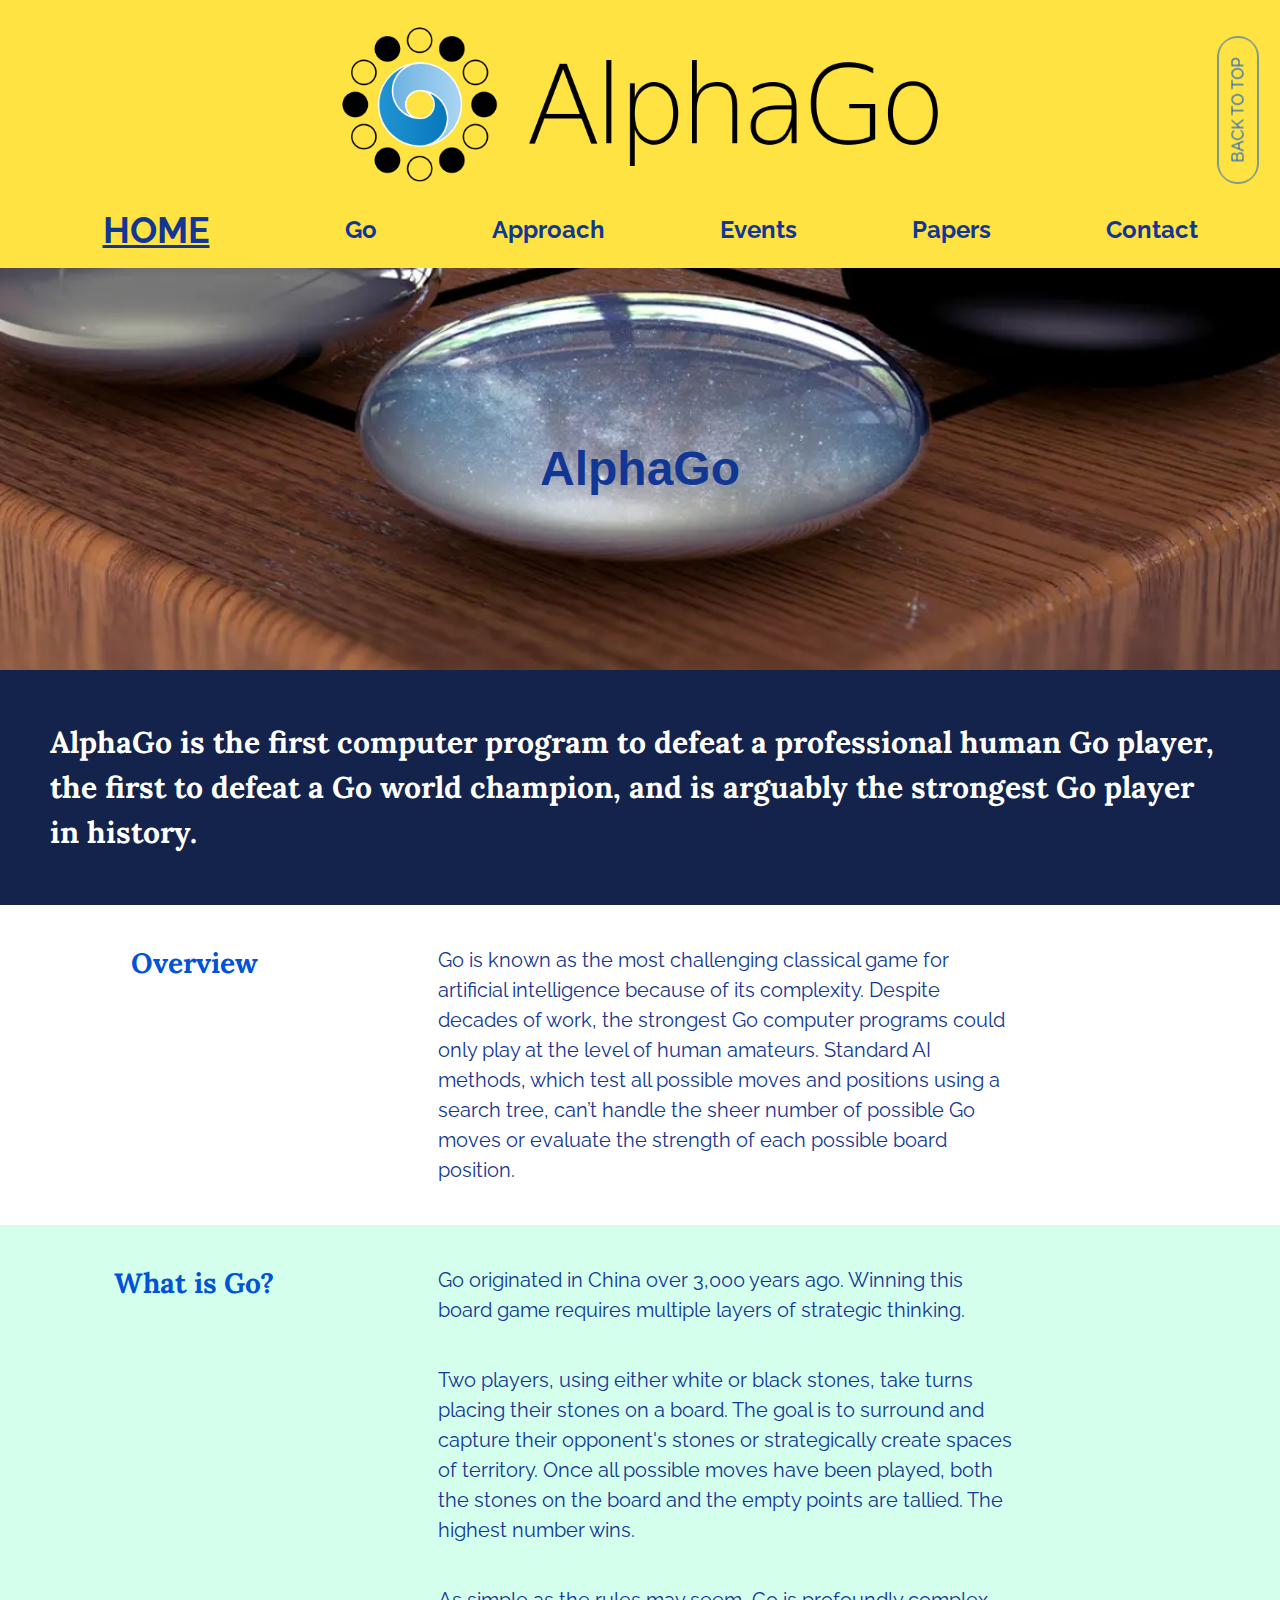
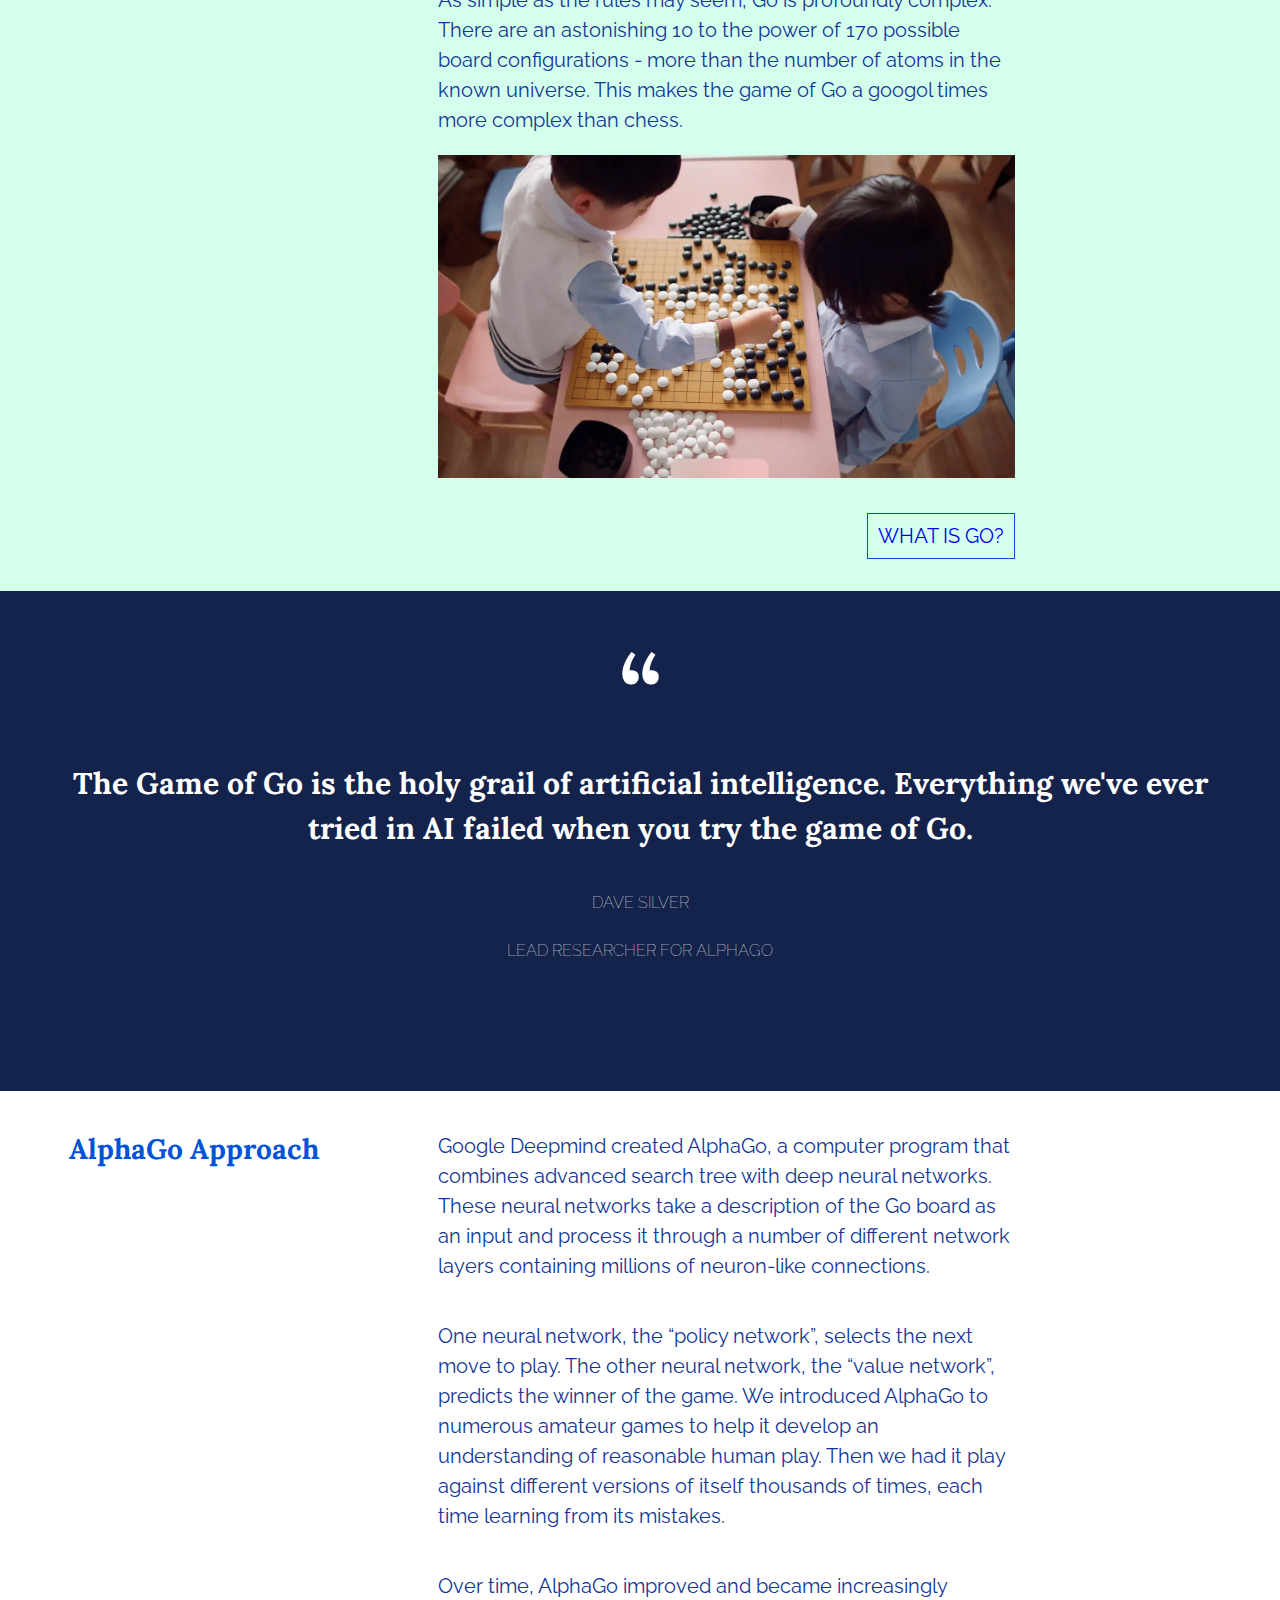
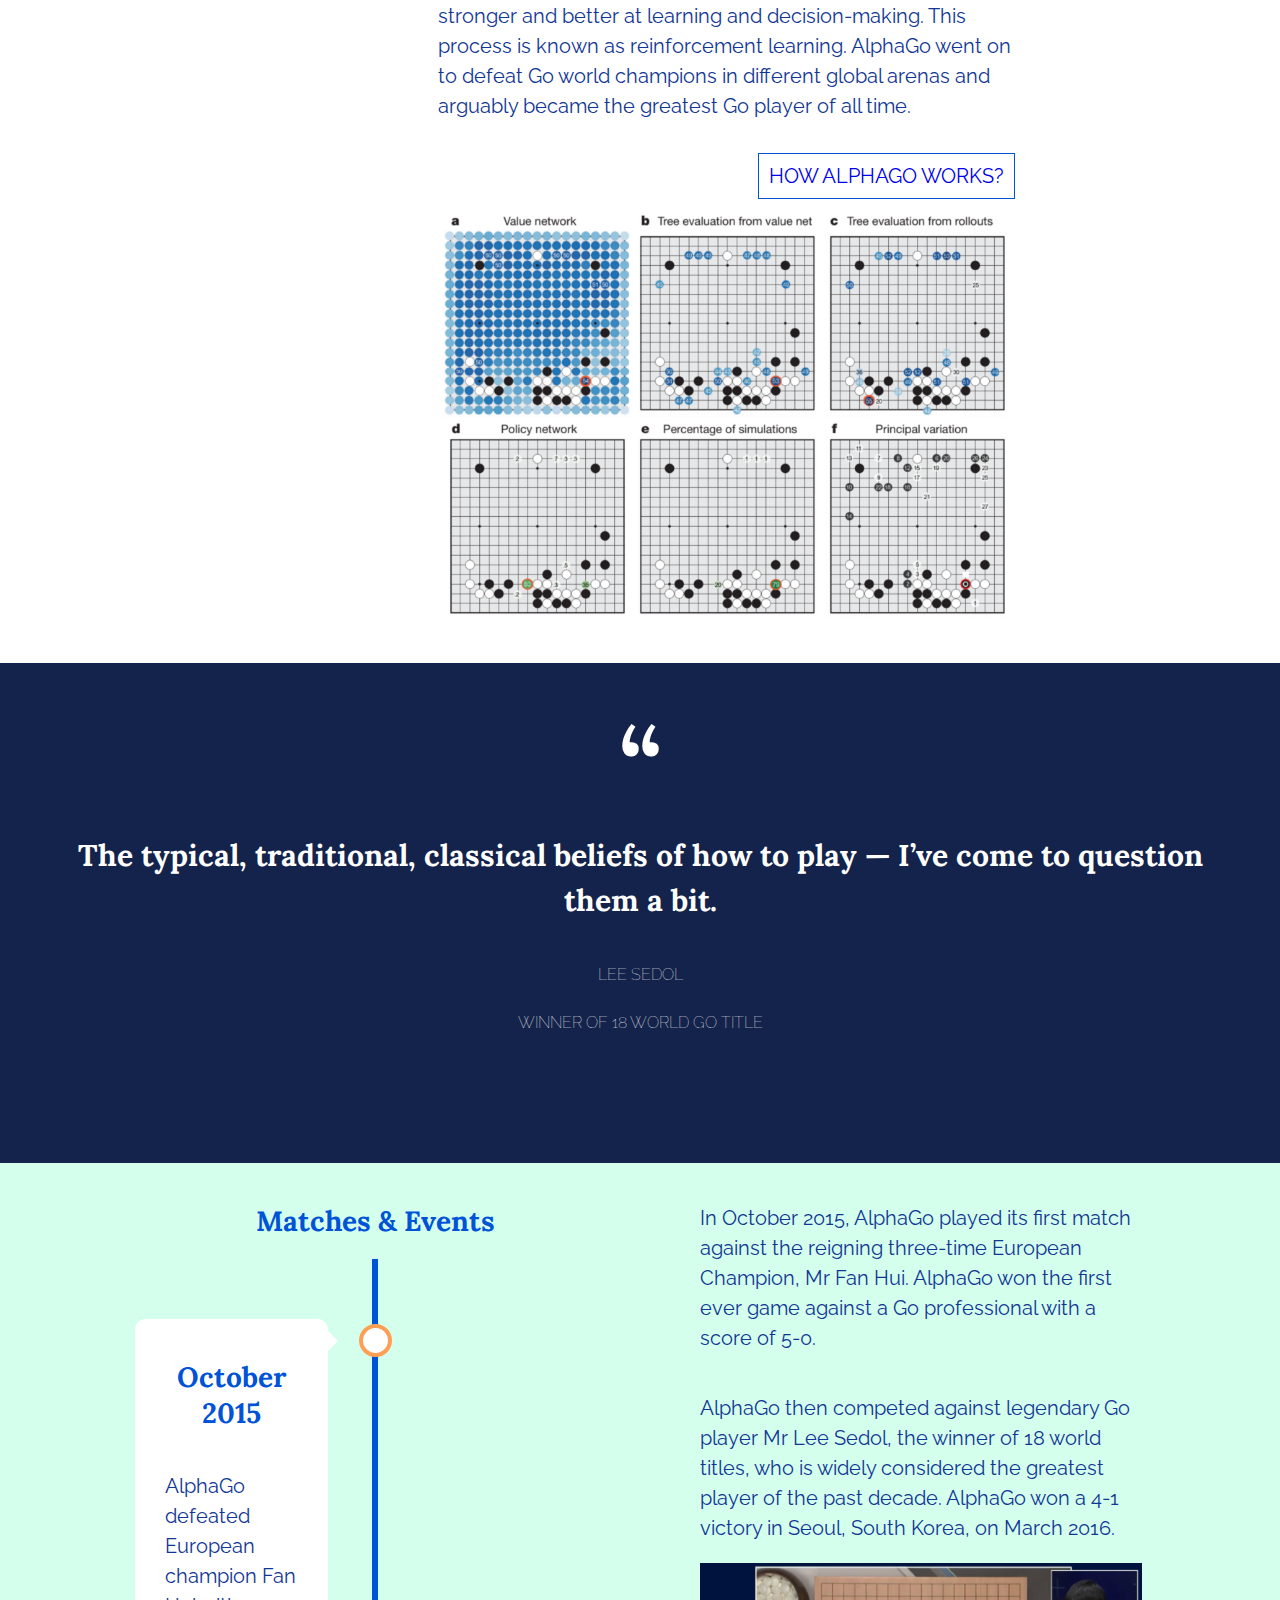
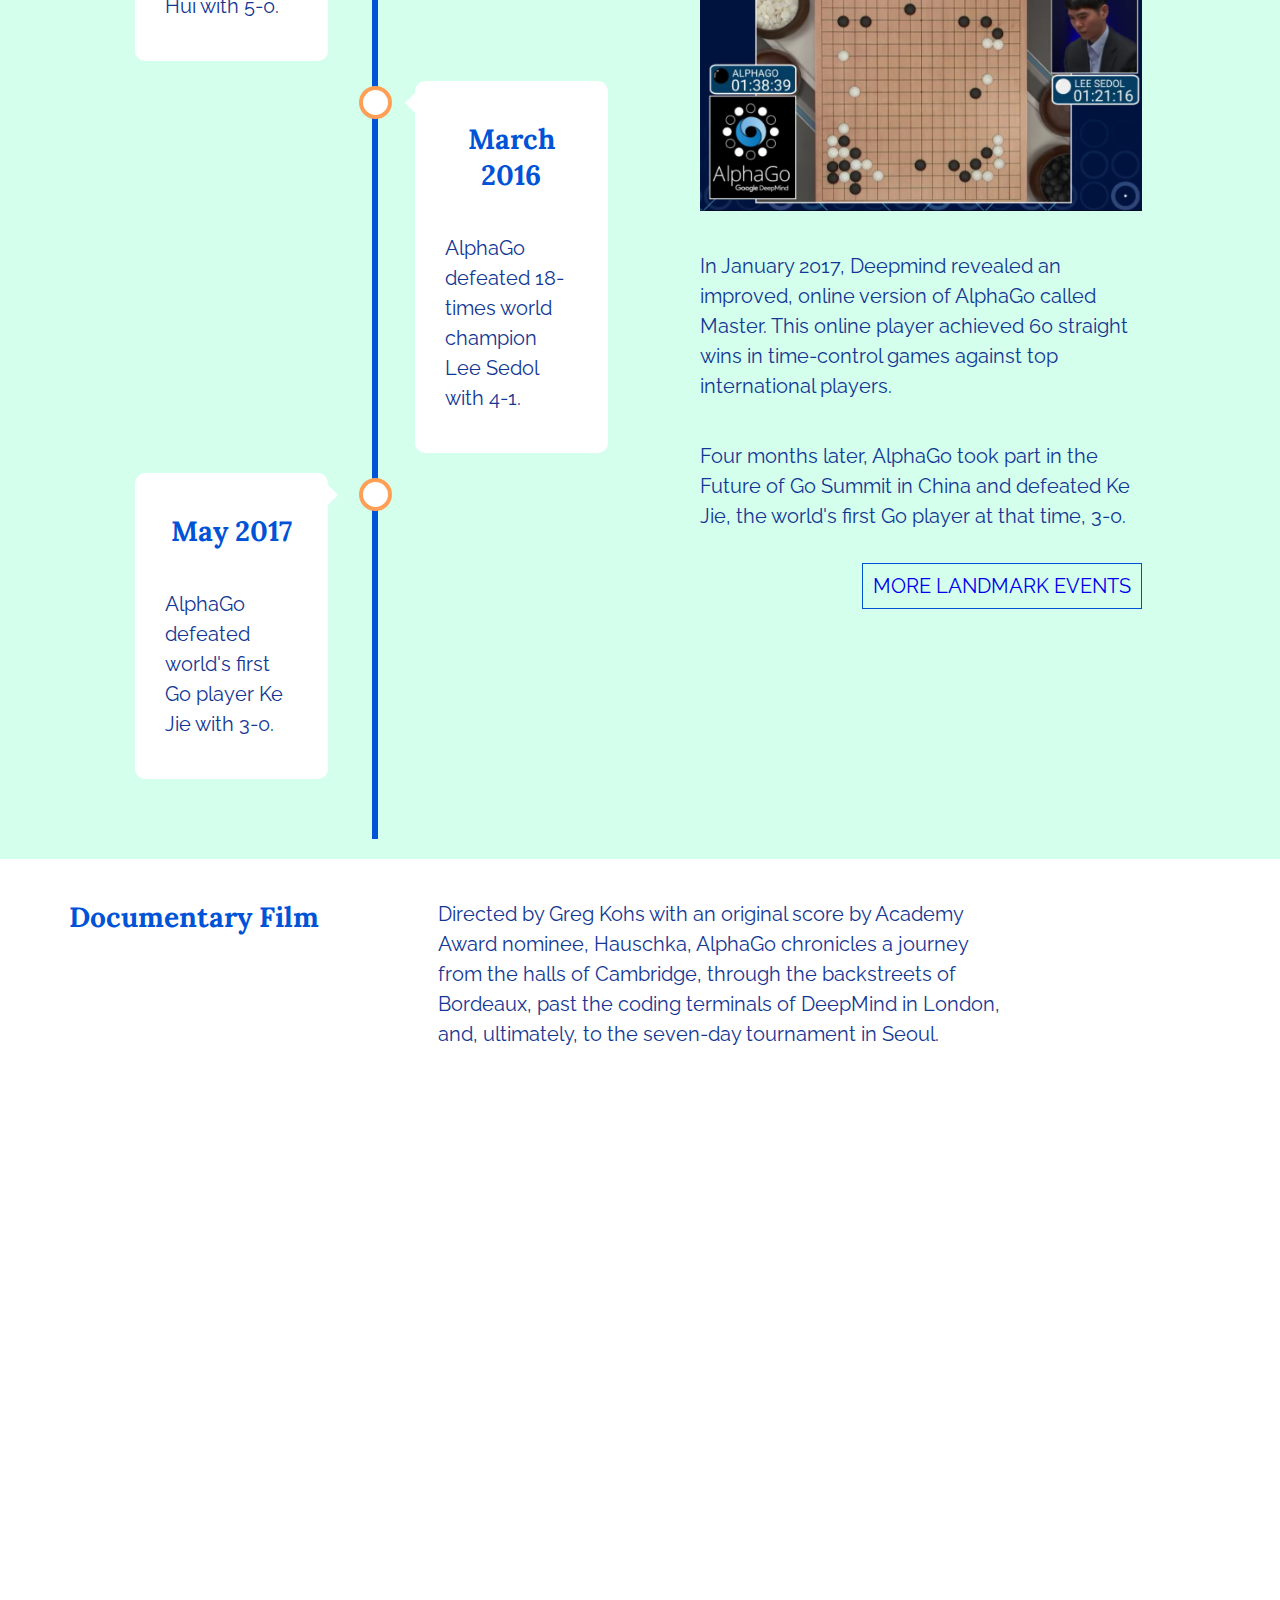
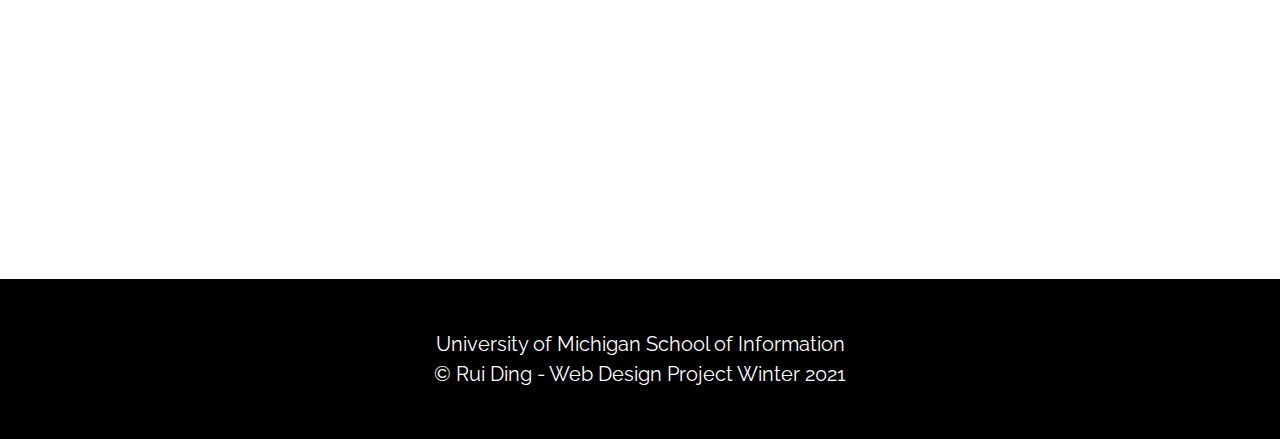
<file: index.html>
<!DOCTYPE html>
<html lang="en">
    <head>
        <meta charset="utf-8">
        <meta name="viewport" content="width=device-width, initial-scale=1.0">
        <link rel="stylesheet" type="text/css" href="css/html5reset.css">
        <link rel="stylesheet" type="text/css" href="css/style.css">
        <link rel="shortcut icon" type="image/png" href="images/alphago_icon.png"/>
        <link rel="stylesheet" href="https://fonts.googleapis.com/css?family=Raleway"/>
        <link rel="stylesheet" href="https://fonts.googleapis.com/css?family=Lora"/>
        <!-- Global site tag (gtag.js) - Google Analytics -->
        <script async src="https://www.googletagmanager.com/gtag/js?id=G-6L77FSR216"></script>
        <script>
            window.dataLayer = window.dataLayer || [];
            function gtag(){dataLayer.push(arguments);}
            gtag('js', new Date());

            gtag('config', 'G-6L77FSR216');
        </script>
        <title>AlphaGo: New Era</title>
    </head>
    <body>
        <div class="skip"><a href="#main">Skip to Main Content</a></div>
        <div class="top"><a href="#header">Back To Top</a></div>

        <header id="header">
            <nav>
                <img src="images/alphago_logo.png", alt="AlphaGo Logo" class="alphago-logo"/>

                <ul class="nav_links">
                    <li><a href="index.html" class="current-page">Home</a></li>
                    <li><a href="go.html">Go</a></li>
                    <li><a href="alphago.html">Approach</a></li>
                    <li><a href="events.html">Events</a></li>
                    <li><a href="papers.html">Papers</a></li>
                    <li><a href="contact.html">Contact</a></li>                   
                </ul>
            </nav>

            <h1>AlphaGo</h1>
            <p>AlphaGo is the first computer program to defeat a professional human Go player, the first to defeat a Go world champion, and is arguably the strongest Go player in history.</p>

        </header>
        
        <main id="main">
            <div class="main-container">
                <div class="section-container">
                    <h2>Overview</h2>
                    <div>
                        <p>Go is known as the most challenging classical game for artificial intelligence because of its complexity. Despite decades of work, the strongest Go computer programs could only play at the level of human amateurs. Standard AI methods, which test all possible moves and positions using a search tree, can’t handle the sheer number of possible Go moves or evaluate the strength of each possible board position.</p>    
                    </div>
                </div>

                <div class="shallow-green section-container">
                    <h2>What is Go?</h2>
                    <div>
                        <p>Go originated in China over 3,000 years ago. Winning this board game requires multiple layers of strategic thinking.</p>
                        <p>Two players, using either white or black stones, take turns placing their stones on a board. The goal is to surround and capture their opponent's stones or strategically create spaces of territory. Once all possible moves have been played, both the stones on the board and the empty points are tallied. The highest number wins.</p>
                        <p>As simple as the rules may seem, Go is profoundly complex. There are an astonishing 10 to the power of 170 possible board configurations - more than the number of atoms in the known universe. This makes the game of Go a googol times more complex than chess.</p>
                        <img src="images/go.png" alt="two children playing go">
                        <p class = 'section-link'><a href="go.html">What is Go?</a></p>
                    </div>
                </div>

                <div class="flip-card">
                    <div class="flip-card-inner">
                        <a href="#">
                        <div class="flip-card-front">
                            <div class="quote">
                                <div class="quote-mark">“</div>
                                <p class="quote-words">
                                    The Game of Go is the holy grail of artificial intelligence. Everything we've ever tried in AI failed when you try the game of Go.
                                </p>
                                <p class="quote-author">Dave Silver<br><br>
            
                                    Lead Researcher for AlphaGo
                                </p>
                            </div>
                        </div>
                        </a>
                      <div class="flip-card-back">
                        <div class="quote">
                            <div class="quote-mark">“</div>
                            <p class="quote-words">
                                I thought AlphaGo was merely a machine. But when I saw this move, I changed my mind. Surely, AlphaGo is creative.
                            </p>
                            <p class="quote-author">Lee Sedol<br><br>  
                                Winner of 18 World Go Title
                            </p>
                        </div>
                      </div>
                    </div>
                </div>

                <div class="section-container">
                    <h2>AlphaGo Approach</h2>
                    <div>
                        <p>Google Deepmind created AlphaGo, a computer program that combines advanced search tree with deep neural networks. These neural networks take a description of the Go board as an input and process it through a number of different network layers containing millions of neuron-like connections. </p>
                        <p>One neural network, the “policy network”, selects the next move to play. The other neural network, the “value network”, predicts the winner of the game. We introduced AlphaGo to numerous amateur games to help it develop an understanding of reasonable human play. Then we had it play against different versions of itself thousands of times, each time learning from its mistakes. </p>
                        <p>Over time, AlphaGo improved and became increasingly stronger and better at learning and decision-making. This process is known as reinforcement learning. AlphaGo went on to defeat Go world champions in different global arenas and arguably became the greatest Go player of all time.</p>
                        <p class = 'section-link'><a href="alphago.html">How AlphaGo works?</a></p>
                        <img src="images/approach.png" alt="Policy Network and Value Network For AlphaGo">
                    </div>
                </div>

                <div class="flip-card">
                    <div class="flip-card-inner">
                        <a href="#">
                        <div class="flip-card-front">
                            
                            <div class="quote">
                                <div class="quote-mark">“</div>
                                <p class="quote-words">
                                    The typical, traditional, classical beliefs of how to play — I’ve come to question them a bit.
                                </p>
                                <p class="quote-author">Lee Sedol<br><br>  
                                    Winner of 18 World Go Title
                                </p>
                            </div>
                        </div>
                        </a>
                      
                      <div class="flip-card-back">
                        <div class="quote">
                            <div class="quote-mark">“</div>
                            <p class="quote-words">
                                It's perfect, it's just flawless, merciless. ... I don't think I could catch up with it in my lifetime.
                            </p>
                            <p class="quote-author">Ke Jie<br><br>  
                                First Ranking Go Player 
                            </p>
                        </div>
                      </div>

                    </div>
                </div>

                <div class="shallow-green section-container special-container">
                    <div>
                        <h2>Matches & Events</h2>
                        <div class="timeline">
                            <div class="container left">
                              <div class="content">
                                <h2>October 2015</h2>
                                <p>AlphaGo defeated European champion Fan Hui with 5-0.</p>
                              </div>
                            </div>
                            <div class="container right">
                              <div class="content">
                                <h2>March 2016</h2>
                                <p>AlphaGo defeated 18-times world champion Lee Sedol with 4-1.</p>
                              </div>
                            </div>
                            <div class="container left">
                                <div class="content">
                                  <h2>May 2017</h2>
                                  <p>AlphaGo defeated world's first Go player Ke Jie with 3-0.</p>
                                </div>
                            </div>
                        </div>
                    </div>
                    
                    <div>
                        <p>In October 2015, AlphaGo played its first match against the reigning three-time European Champion, Mr Fan Hui. AlphaGo won the first ever game against a Go professional with a score of 5-0.</p>
                        <p>AlphaGo then competed against legendary Go player Mr Lee Sedol, the winner of 18 world titles, who is widely considered the greatest player of the past decade. AlphaGo won a 4-1 victory in Seoul, South Korea, on March 2016. </p>
                        <div>
                            <img src="images/lee_match.png" alt="leesedol match" class="mySlides">
                            <img src="images/leesedol.png" alt="leesedol 1" class="mySlides">
                            <img src="images/leesedol2.jpg" alt="leesedol 3" class="mySlides">
                            <img src="images/kejie_match.png" alt="kejie match" class="mySlides">
                            <img src="images/kejie.jpg" alt="kejie 1" class="mySlides">
                            <img src="images/kejie2.jpg" alt="kejie 3" class="mySlides">
                        </div>
                        <p>In January 2017, Deepmind revealed an improved, online version of AlphaGo called Master. This online player achieved 60 straight wins in time-control games against top international players. </p>
                        <p>Four months later, AlphaGo took part in the Future of Go Summit in China and defeated Ke Jie, the world's first Go player at that time, 3-0. </p> 
                        <p class = 'section-link'><a href="events.html">More landmark events</a></p>
                    </div>
                </div>



                <div class="section-container">
                    <h2>Documentary Film</h2>
                    <div>
                        <p>Directed by Greg Kohs with an original score by Academy Award nominee, Hauschka, AlphaGo chronicles a journey from the halls of Cambridge, through the backstreets of Bordeaux, past the coding terminals of DeepMind in London, and, ultimately, to the seven-day tournament in Seoul.</p>

                    </div>
                </div>

            </div>

            <div class="wrap-element">
                <iframe src="https://www.youtube.com/embed/WXuK6gekU1Y" class="wrapped-iframe" title="AlphaGo Documentary">Documentary: AlphaGo</iframe>
            </div>

        </main>

        <footer>
            <p>University of Michigan School of Information <br/>
                &copy; Rui Ding - Web Design Project Winter 2021</p>
        </footer>

        <script>
            var myIndex = 0;
            carousel();
            
            function carousel() {
              var i;
              var x = document.getElementsByClassName("mySlides");
              for (i = 0; i < x.length; i++) {
                x[i].style.display = "none";  
              }
              myIndex++;
              if (myIndex > x.length) {myIndex = 1}    
              x[myIndex-1].style.display = "block";  
              setTimeout(carousel, 3000); // Change image every 3 seconds
            }
        </script>
    </body>
</html>
</file>
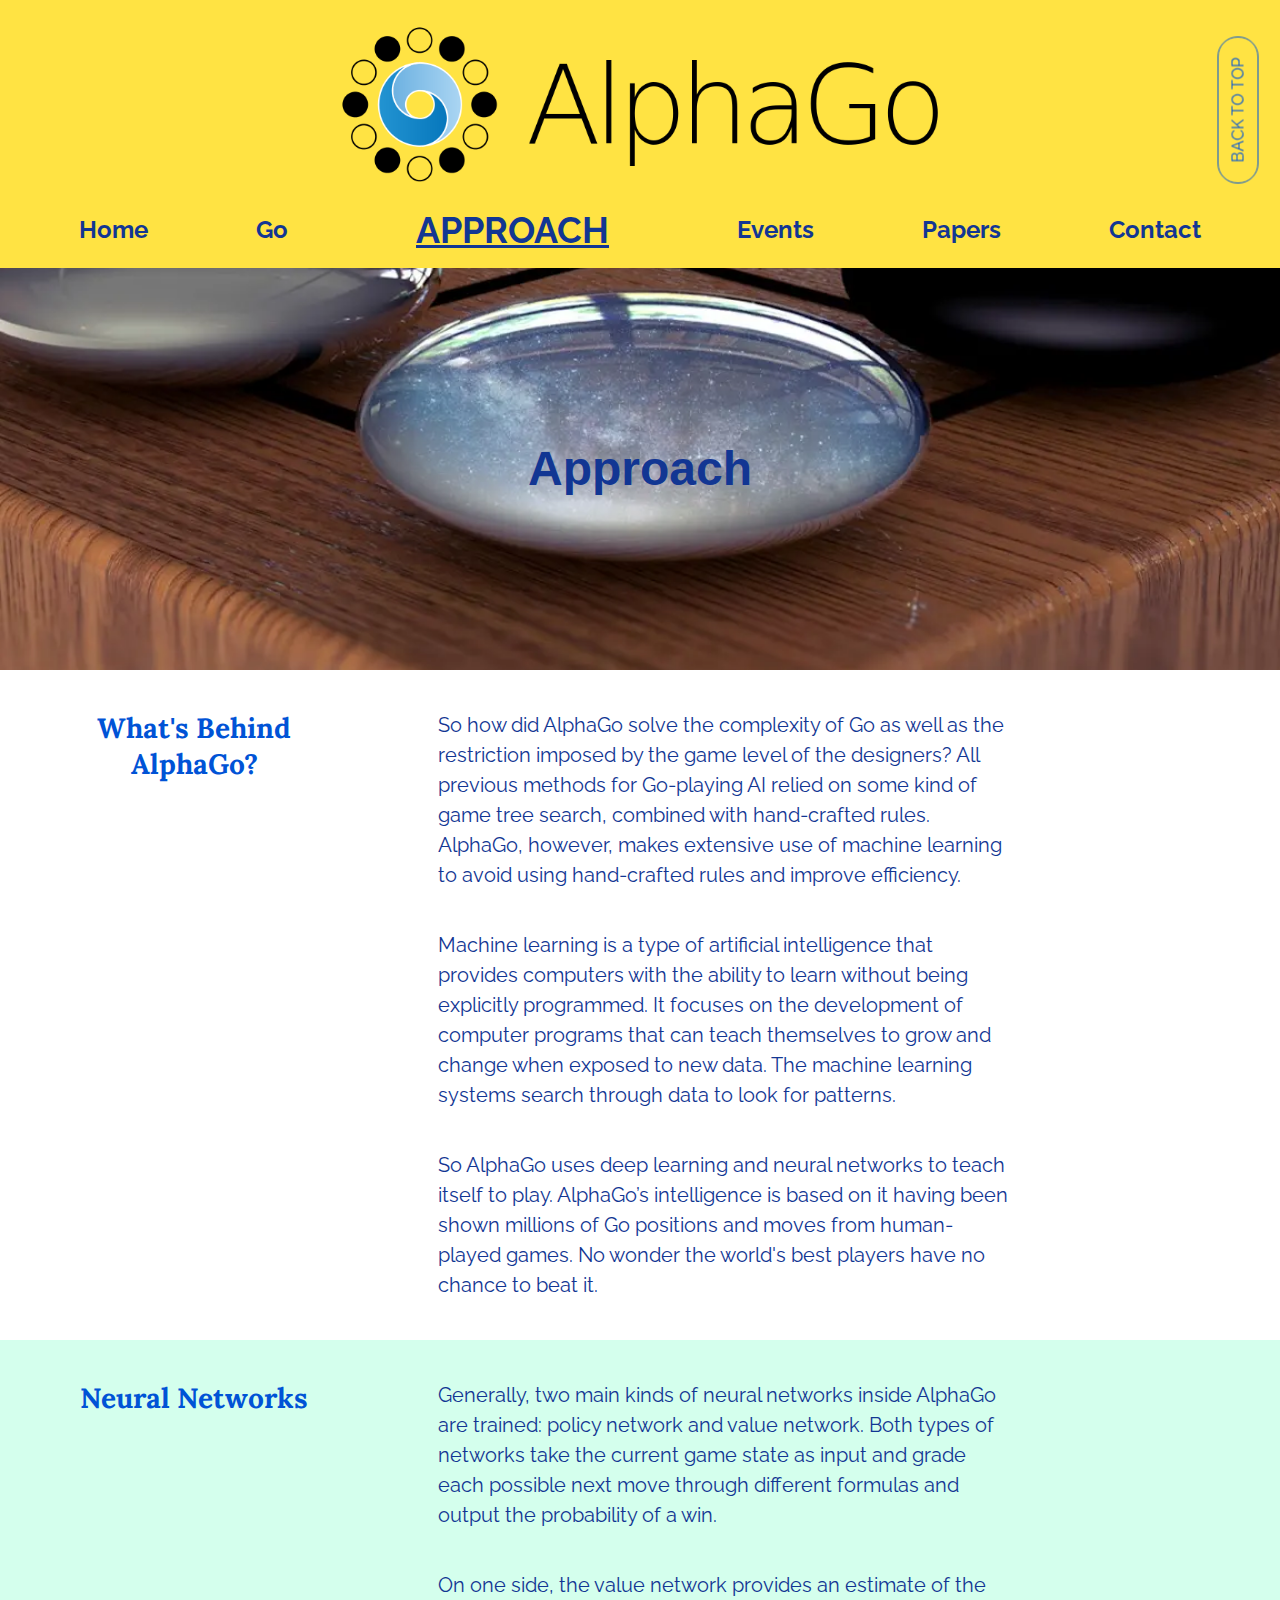
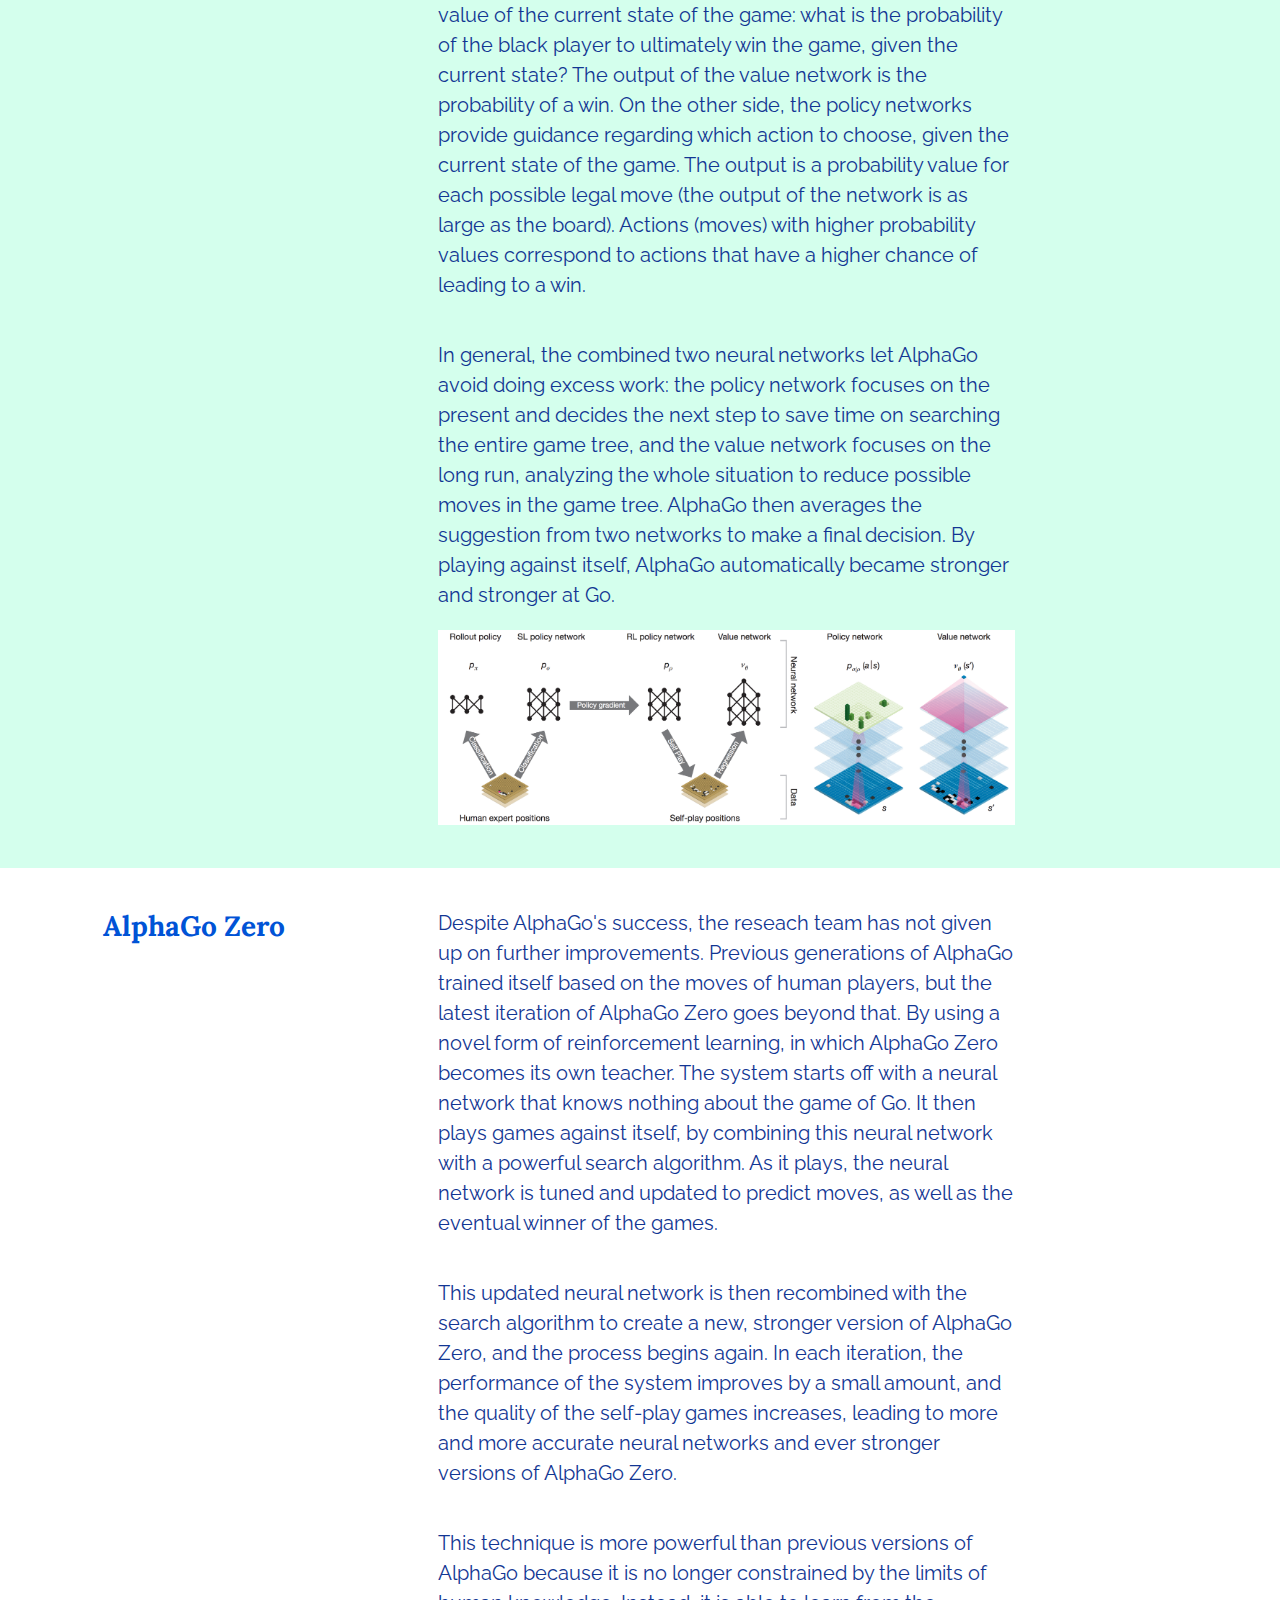
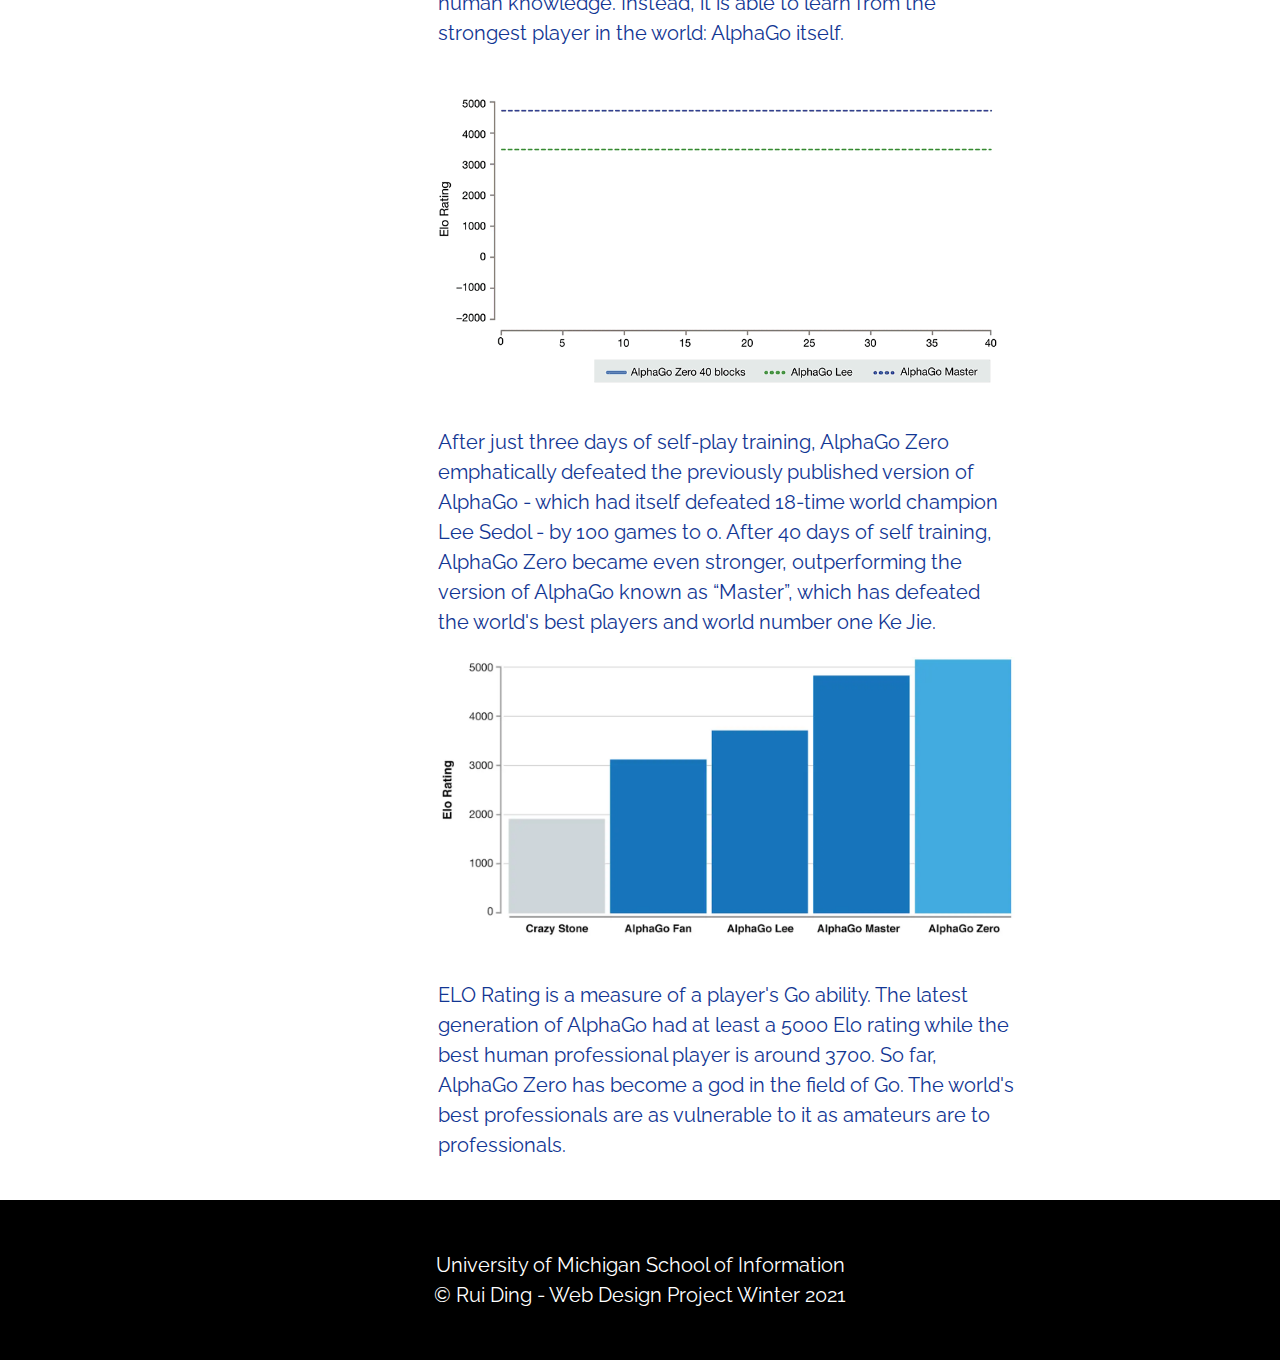
<file: alphago.html>
<!DOCTYPE html>
<html lang="en">
    <head>
        <meta charset="utf-8">
        <meta name="viewport" content="width=device-width, initial-scale=1.0">
        <link rel="stylesheet" type="text/css" href="css/html5reset.css">
        <link rel="stylesheet" type="text/css" href="css/style.css">
        <link rel="shortcut icon" type="image/png" href="images/alphago_icon.png"/>
        <link rel="stylesheet" href="https://fonts.googleapis.com/css?family=Raleway"/>
        <link rel="stylesheet" href="https://fonts.googleapis.com/css?family=Lora"/>
        <!-- Global site tag (gtag.js) - Google Analytics -->
        <script async src="https://www.googletagmanager.com/gtag/js?id=G-6L77FSR216"></script>
        <script>
            window.dataLayer = window.dataLayer || [];
            function gtag(){dataLayer.push(arguments);}
            gtag('js', new Date());

            gtag('config', 'G-6L77FSR216');
        </script>

        <title>AlphaGo: Approach</title>
    </head>
    <body>
        <div class="skip"><a href="#main">Skip to Main Content</a></div>
        <div class="top"><a href="#header">Back To Top</a></div>


        <header id="header">
            <nav>
                <img src="images/alphago_logo.png", alt="AlphaGo Logo" class="alphago-logo"/>

                <ul class="nav_links">
                    <li><a href="index.html">Home</a></li>
                    <li><a href="go.html">Go</a></li>
                    <li><a href="alphago.html" class="current-page">Approach</a></li>
                    <li><a href="events.html">Events</a></li>
                    <li><a href="papers.html">Papers</a></li>
                    <li><a href="contact.html">Contact</a></li>
                    
                </ul>
            </nav>

            <h1>Approach</h1>
            <!-- <p>AlphaGo is the first computer program to defeat a professional human Go player, the first to defeat a Go world champion, and is arguably the strongest Go player in history.</p> -->

        </header>
        
        <main id="main">
            <div class="main-container">
                <div class="section-container">
                    <h2>What's Behind AlphaGo?</h2>
                    <div>
                        <p>So how did AlphaGo solve the complexity of Go as well as the restriction imposed by the game level of the designers? All previous methods for Go-playing AI relied on some kind of game tree search, combined with hand-crafted rules. AlphaGo, however, makes extensive use of machine learning to avoid using hand-crafted rules and improve efficiency.</p>
                        <p>Machine learning is a type of artificial intelligence that provides computers with the ability to learn without being explicitly programmed. It focuses on the development of computer programs that can teach themselves to grow and change when exposed to new data. The machine learning systems search through data to look for patterns. </p>
                        <p>So AlphaGo uses deep learning and neural networks to teach itself to play. AlphaGo’s intelligence is based on it having been shown millions of Go positions and moves from human-played games. No wonder the world's best players have no chance to beat it.</p>
                    </div>
                    
                </div>

                <div class="shallow-green section-container">
                    <h2>Neural Networks</h2>
                    <div>
                        <p>Generally, two main kinds of neural networks inside AlphaGo are trained: policy network and value network. Both types of networks take the current game state as input and grade each possible next move through different formulas and output the probability of a win. </p>
                        <p>On one side, the value network provides an estimate of the value of the current state of the game: what is the probability of the black player to ultimately win the game, given the current state? The output of the value network is the probability of a win. On the other side, the policy networks provide guidance regarding which action to choose, given the current state of the game. The output is a probability value for each possible legal move (the output of the network is as large as the board). Actions (moves) with higher probability values correspond to actions that have a higher chance of leading to a win. </p> 
                        <p>In general, the combined two neural networks let AlphaGo avoid doing excess work:  the policy network focuses on the present and decides the next step to save time on searching the entire game tree, and the value network focuses on the long run, analyzing the whole situation to reduce possible moves in the game tree. AlphaGo then averages the suggestion from two networks to make a final decision. By playing against itself, AlphaGo automatically became stronger and stronger at Go.</p>
                        <img src="images/algorithm.png" alt="Algorithm behind AlphaGo">

                    </div>
                </div>
                
                <div class="section-container">
                    <h2>AlphaGo Zero</h2>
                    <div>
                        <p>Despite AlphaGo's success, the reseach team has not given up on further improvements.
                            Previous generations of AlphaGo trained itself based on the moves of human players, but the latest iteration of AlphaGo Zero goes beyond that. 
                            By using a novel form of reinforcement learning, in which AlphaGo Zero becomes its own teacher. 
                            The system starts off with a neural network that knows nothing about the game of Go. 
                            It then plays games against itself, by combining this neural network with a powerful search algorithm. 
                            As it plays, the neural network is tuned and updated to predict moves, as well as the eventual winner of the games.
                        </p>
                        <p>This updated neural network is then recombined with the search algorithm to create a new, stronger version of AlphaGo Zero, and the process begins again. In each iteration, the performance of the system improves by a small amount, and the quality of the self-play games increases, leading to more and more accurate neural networks and ever stronger versions of AlphaGo Zero.</p>
                        <p>This technique is more powerful than previous versions of AlphaGo because it is no longer constrained by the limits of human knowledge. Instead, it is able to learn from the strongest player in the world: AlphaGo itself. </p>
    
                        <img src="images/training_curve.gif" alt="training curve of AlphaGo">
                        <p>After just three days of self-play training, AlphaGo Zero emphatically defeated the previously published version of AlphaGo - which had itself defeated 18-time world champion Lee Sedol - by 100 games to 0. After 40 days of self training, AlphaGo Zero became even stronger, outperforming the version of AlphaGo known as “Master”, which has defeated the world's best players and world number one Ke Jie.</p>
                        <img src="images/elo_rating.png" alt="Elo rating of different AlphaGo versions"> 
                        <p>ELO Rating is a measure of a player's Go ability. The latest generation of AlphaGo had at least a 5000 Elo rating while the best human professional player is around 3700.  So far, AlphaGo Zero has become a god in the field of Go.
                            The world's best professionals are as vulnerable to it as amateurs are to professionals.</p>
                    </div>
                </div>

            </div>
            


        </main>

        <footer>
            <p>University of Michigan School of Information <br/>
                &copy; Rui Ding - Web Design Project Winter 2021</p>
        </footer>
    </body>
</html>
</file>
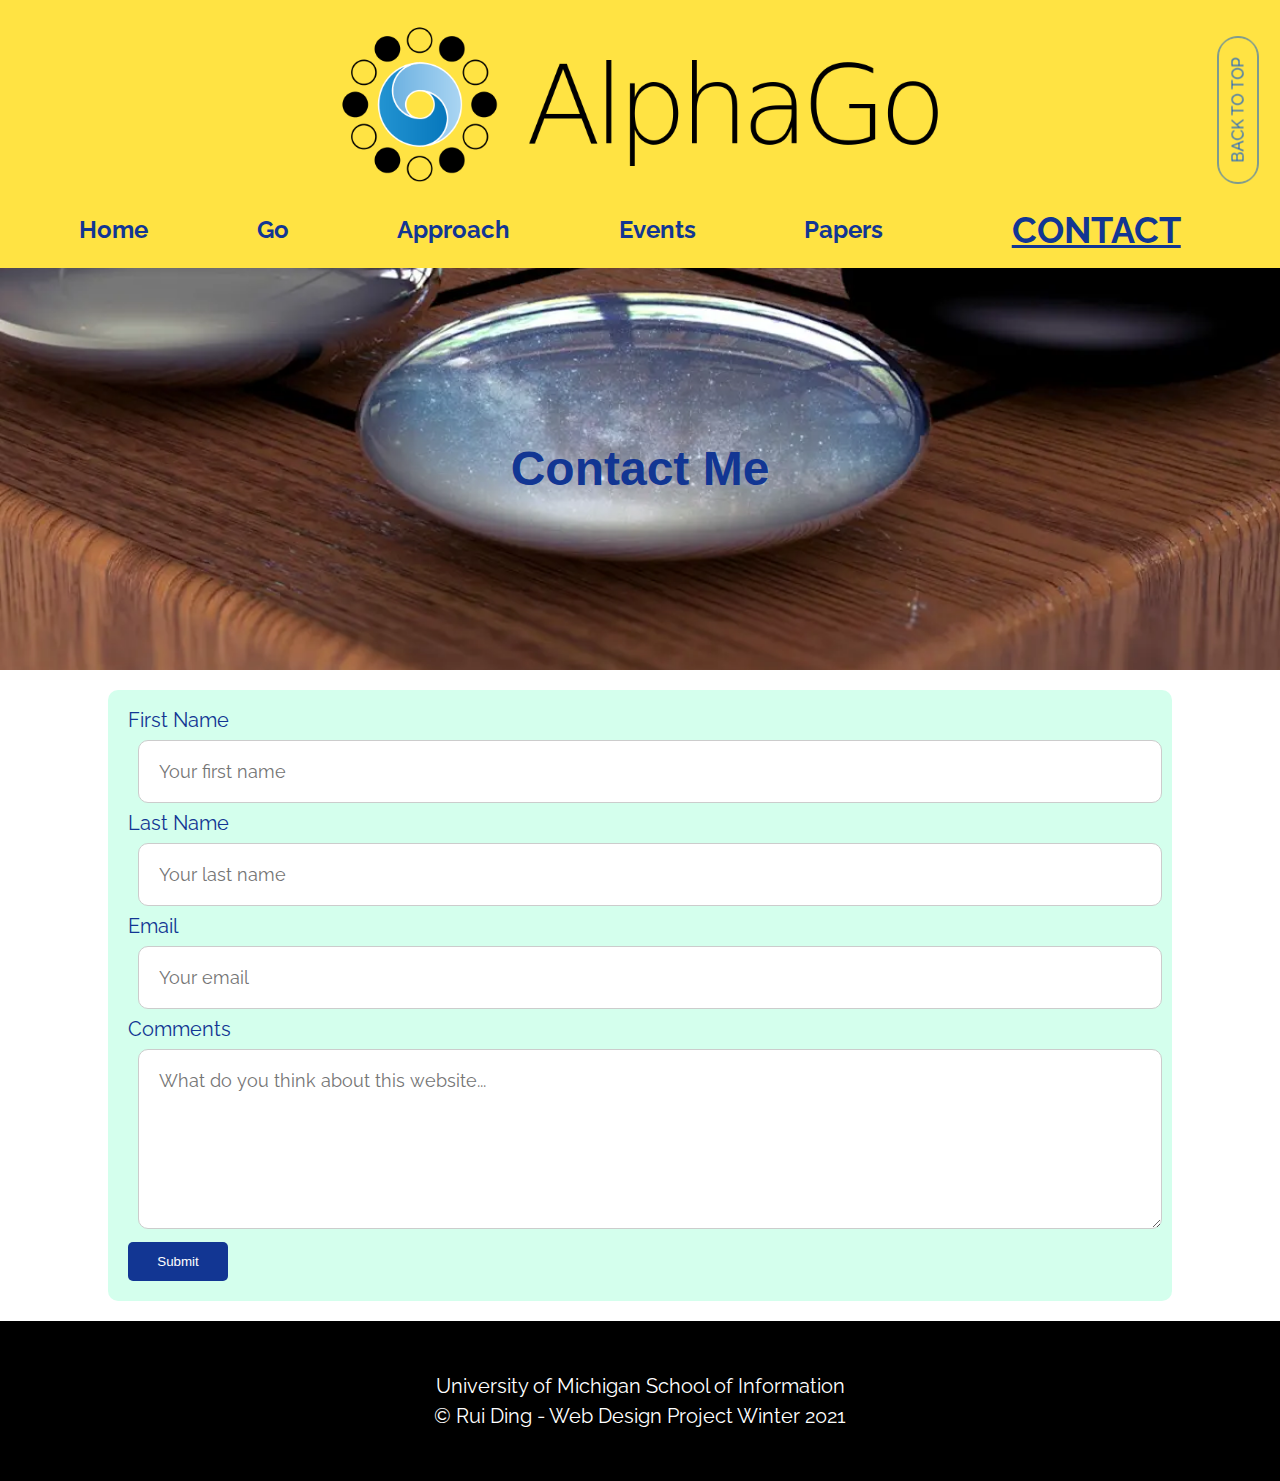
<file: contact.html>
<!DOCTYPE html>
<html lang="en">
    <head>
        <meta charset="utf-8">
        <meta name="viewport" content="width=device-width, initial-scale=1.0">
        <link rel="stylesheet" type="text/css" href="css/html5reset.css">
        <link rel="stylesheet" type="text/css" href="css/style.css">
        <link rel="shortcut icon" type="image/png" href="images/alphago_icon.png"/>
        <link rel="stylesheet" href="https://fonts.googleapis.com/css?family=Raleway"/>
        <link rel="stylesheet" href="https://fonts.googleapis.com/css?family=Lora"/>
        <!-- Global site tag (gtag.js) - Google Analytics -->
        <script async src="https://www.googletagmanager.com/gtag/js?id=G-6L77FSR216"></script>
        <script>
            window.dataLayer = window.dataLayer || [];
            function gtag(){dataLayer.push(arguments);}
            gtag('js', new Date());

            gtag('config', 'G-6L77FSR216');
        </script>

        <title>Contact Me</title>
    </head>
    <body>
        <div class="skip"><a href="#main">Skip to Main Content</a></div>
        <div class="top"><a href="#header">Back To Top</a></div>


        <header id="header">
            <nav>
                <img src="images/alphago_logo.png", alt="AlphaGo Logo" class="alphago-logo"/>

                <ul class="nav_links">
                    <li><a href="index.html">Home</a></li>
                    <li><a href="go.html">Go</a></li>
                    <li><a href="alphago.html">Approach</a></li>
                    <li><a href="events.html">Events</a></li>
                    <li><a href="papers.html">Papers</a></li>
                    <li><a href="contact.html" class="current-page">Contact</a></li>
                </ul>
            </nav>

            <h1>Contact Me</h1>
            <!-- <p>AlphaGo is the first computer program to defeat a professional human Go player, the first to defeat a Go world champion, and is arguably the strongest Go player in history.</p> -->

        </header>
        
        <main id="main">
            <div class="form-container">
                <form action="https://formspree.io/f/xayayygk" method="POST">
              
                  <label for="fname">First Name</label>
                  <input type="text" id="fname" name="firstname" placeholder="Your first name">
              
                  <label for="lname">Last Name</label>
                  <input type="text" id="lname" name="lastname" placeholder="Your last name">
              
                  <label for="email">Email</label>
                  <input type="email" id="email" name="email" placeholder="Your email">

                  <label for="comments">Comments</label>
                  <textarea id="comments" name="comments" placeholder="What do you think about this website..."></textarea>
              
                  <input type="submit" value="Submit">
              
                </form>
            </div>

        </main>

        <footer>
            <p>University of Michigan School of Information <br/>
                &copy; Rui Ding - Web Design Project Winter 2021</p>
        </footer>
    </body>
</html>
</file>
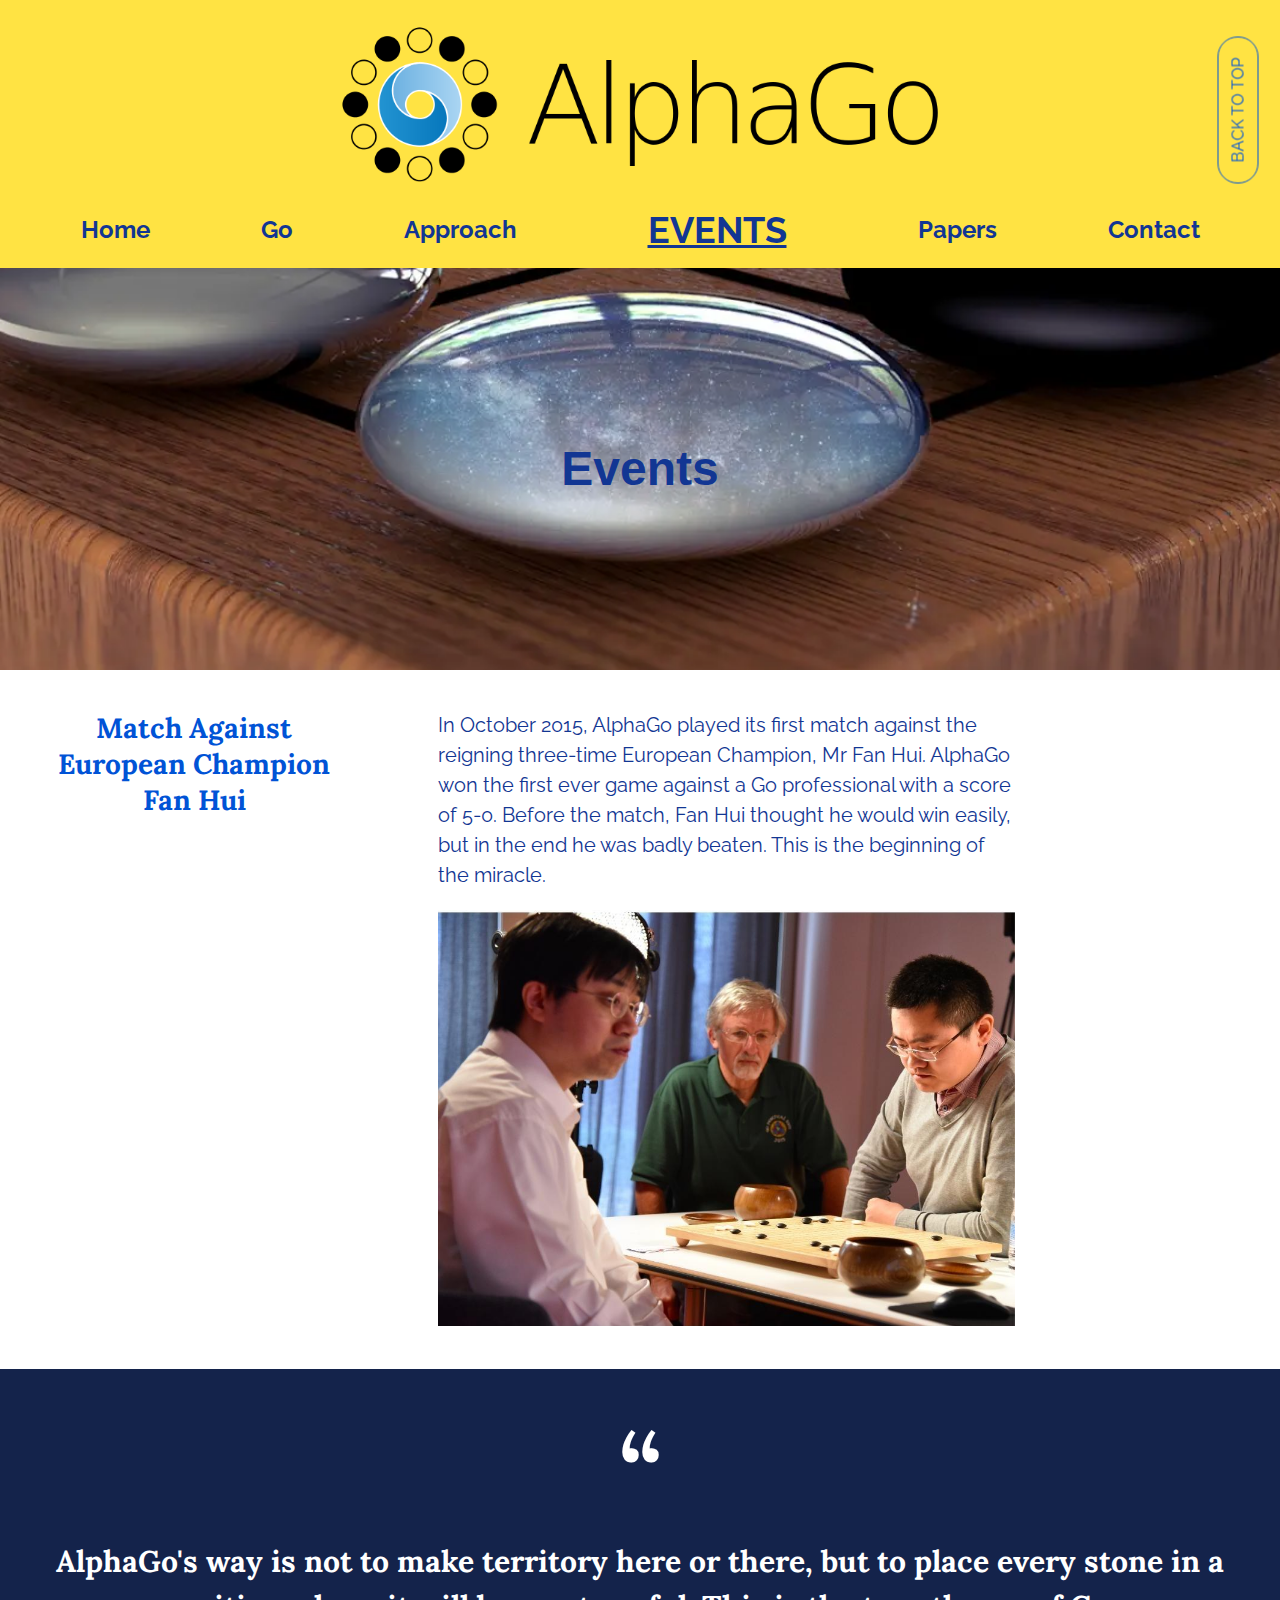
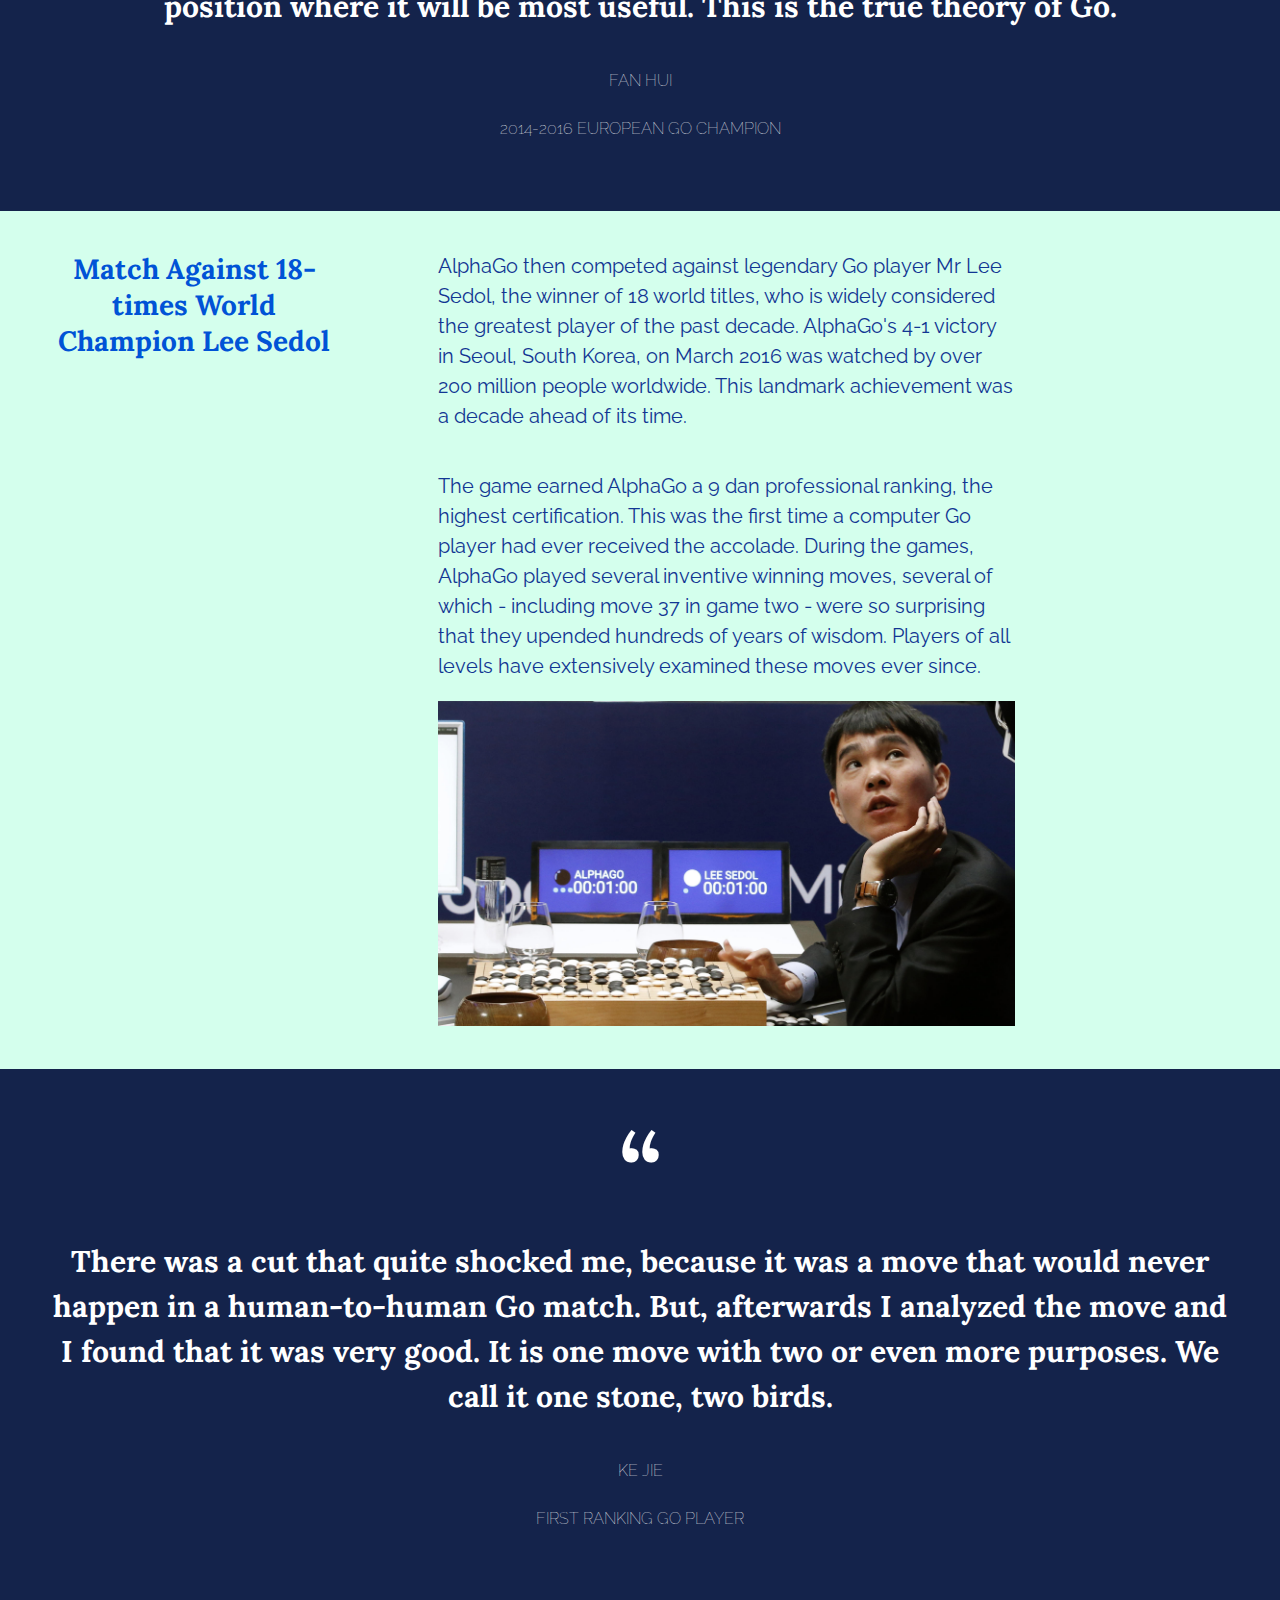
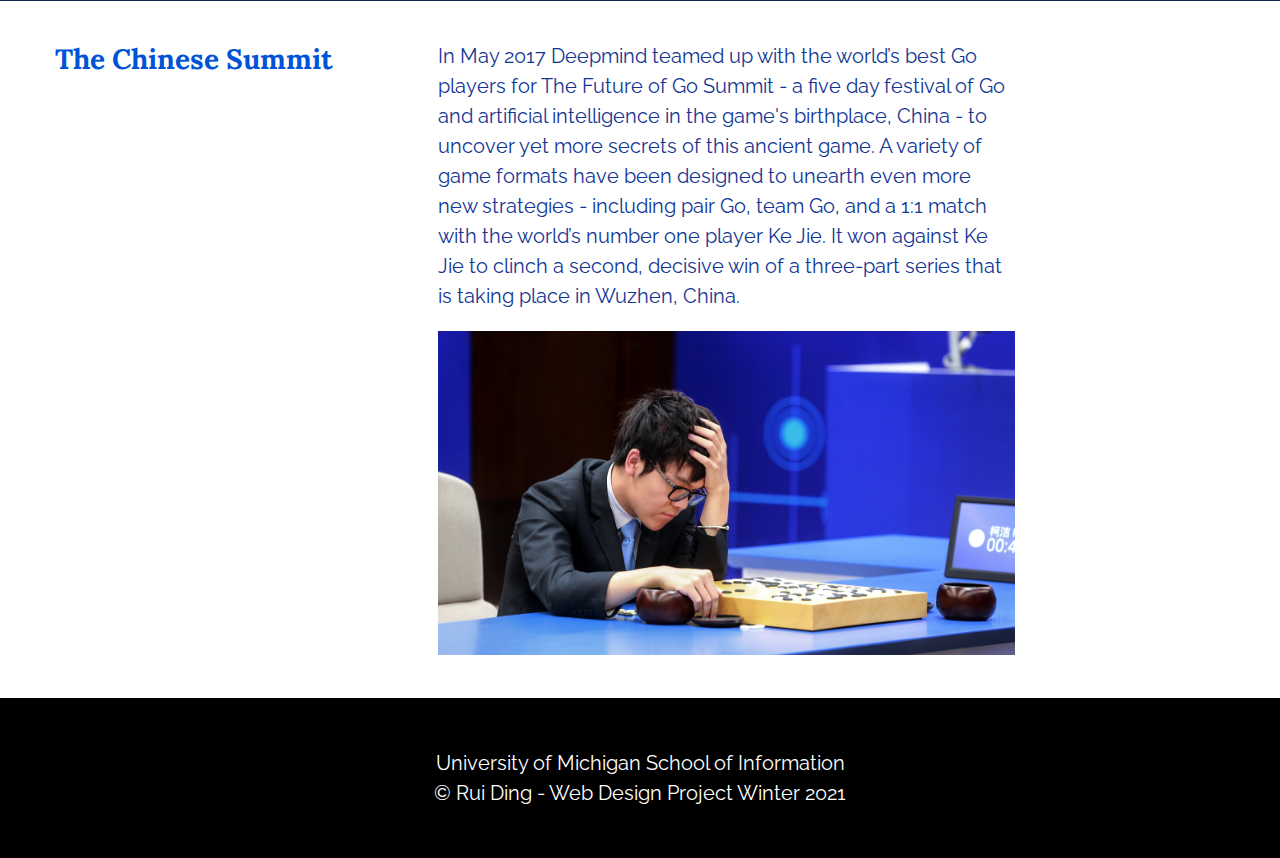
<file: events.html>
<!DOCTYPE html>
<html lang="en">
    <head>
        <meta charset="utf-8">
        <meta name="viewport" content="width=device-width, initial-scale=1.0">
        <link rel="stylesheet" type="text/css" href="css/html5reset.css">
        <link rel="stylesheet" type="text/css" href="css/style.css">
        <link rel="background image" type="image/png" href="images/go_board.png"/>
        <link rel="shortcut icon" type="image/png" href="images/alphago_icon.png"/>
        <link rel="stylesheet" href="https://fonts.googleapis.com/css?family=Raleway"/>
        <link rel="stylesheet" href="https://fonts.googleapis.com/css?family=Lora"/>
        <!-- Global site tag (gtag.js) - Google Analytics -->
        <script async src="https://www.googletagmanager.com/gtag/js?id=G-6L77FSR216"></script>
        <script>
            window.dataLayer = window.dataLayer || [];
            function gtag(){dataLayer.push(arguments);}
            gtag('js', new Date());

            gtag('config', 'G-6L77FSR216');
        </script>

        <title>AlphaGo: Events</title>
    </head>
    <body>
        <div class="skip"><a href="#main">Skip to Main Content</a></div>
        <div class="top"><a href="#header">Back To Top</a></div>


        <header id="header">
            <nav>
                <img src="images/alphago_logo.png", alt="AlphaGo Logo" class="alphago-logo"/>

                <ul class="nav_links">
                    <li><a href="index.html">Home</a></li>
                    <li><a href="go.html">Go</a></li>
                    <li><a href="alphago.html">Approach</a></li>
                    <li><a href="events.html" class="current-page">Events</a></li>
                    <li><a href="papers.html">Papers</a></li>
                    <li><a href="contact.html">Contact</a></li>
                    
                </ul>
            </nav>

            <h1>Events</h1>
            <!-- <p>AlphaGo is the first computer program to defeat a professional human Go player, the first to defeat a Go world champion, and is arguably the strongest Go player in history.</p> -->

        </header>
        
        <main id="main">
            <div class="main-container">
                <div class="section-container">
                    <h2>Match Against European Champion Fan Hui</h2>
                    <div>
                        <p>In October 2015, AlphaGo played its first match against the reigning three-time European Champion, Mr Fan Hui. AlphaGo won the first ever game against a Go professional with a score of 5-0. Before the match, Fan Hui thought he would win easily, but in the end he was badly beaten. This is the beginning of the miracle. </p>
                          
                        <img src="images/fanhui.png" alt="alphago plays with Fan Hui">
                    </div>
                </div>

                <div class="quote">
                    <div class="quote-mark">“</div>
                    <p class="quote-words">
                        AlphaGo's way is not to make territory here or there, but to place every stone in a position where it will be most useful. This is the true theory of Go.
                    </p>
                    <p class="quote-author">Fan Hui<br><br>  
                        2014-2016 European Go Champion
                    </p>
                </div>

                <div class="shallow-green section-container">
                    <h2>Match Against 18-times World Champion Lee Sedol</h2>
                    <div>
                        <p>AlphaGo then competed against legendary Go player Mr Lee Sedol, the winner of 18 world titles, who is widely considered the greatest player of the past decade. AlphaGo's 4-1 victory in Seoul, South Korea, on March 2016 was watched by over 200 million people worldwide. This landmark achievement was a decade ahead of its time. </p>
                        <p>The game earned AlphaGo a 9 dan professional ranking, the highest certification. This was the first time a computer Go player had ever received the accolade. During the games, AlphaGo played several inventive winning moves, several of which - including move 37 in game two - were so surprising that they upended hundreds of years of wisdom. Players of all levels have extensively examined these moves ever since.</p>
                        <img src="images/leesedol.png" alt="alphago plays with Lee Sedol">
                    </div>

                </div>

                <div class="quote">
                    <div class="quote-mark">“</div>
                    <p class="quote-words">
                        There was a cut that quite shocked me, because it was a move that would never happen in a human-to-human Go match. But, afterwards I analyzed the move and I found that it was very good. It is one move with two or even more purposes. We call it one stone, two birds.
                    </p>
                    <p class="quote-author">Ke Jie<br><br>  
                        First Ranking Go Player
                    </p>
                </div>

                <div class="section-container">
                    <h2>The Chinese Summit</h2>
                    <div>
                        <p>In May 2017 Deepmind teamed up with the world’s best Go players for The Future of Go Summit - a five day festival of Go and artificial intelligence in the game's birthplace, China - to uncover yet more secrets of this ancient game. A variety of game formats have been designed to unearth even more new strategies - including pair Go, team Go, and a 1:1 match with the world’s number one player Ke Jie.  It won against Ke Jie to clinch a second, decisive win of a three-part series that is taking place in Wuzhen, China. </p>
                        <img src="images/kejie.jpg" alt="alphago plays with Ke Jie">
                    </div>
                </div>
            </div>
            


        </main>

        <footer>
            <p>University of Michigan School of Information <br/>
                &copy; Rui Ding - Web Design Project Winter 2021</p>
        </footer>
    </body>
</html>
</file>
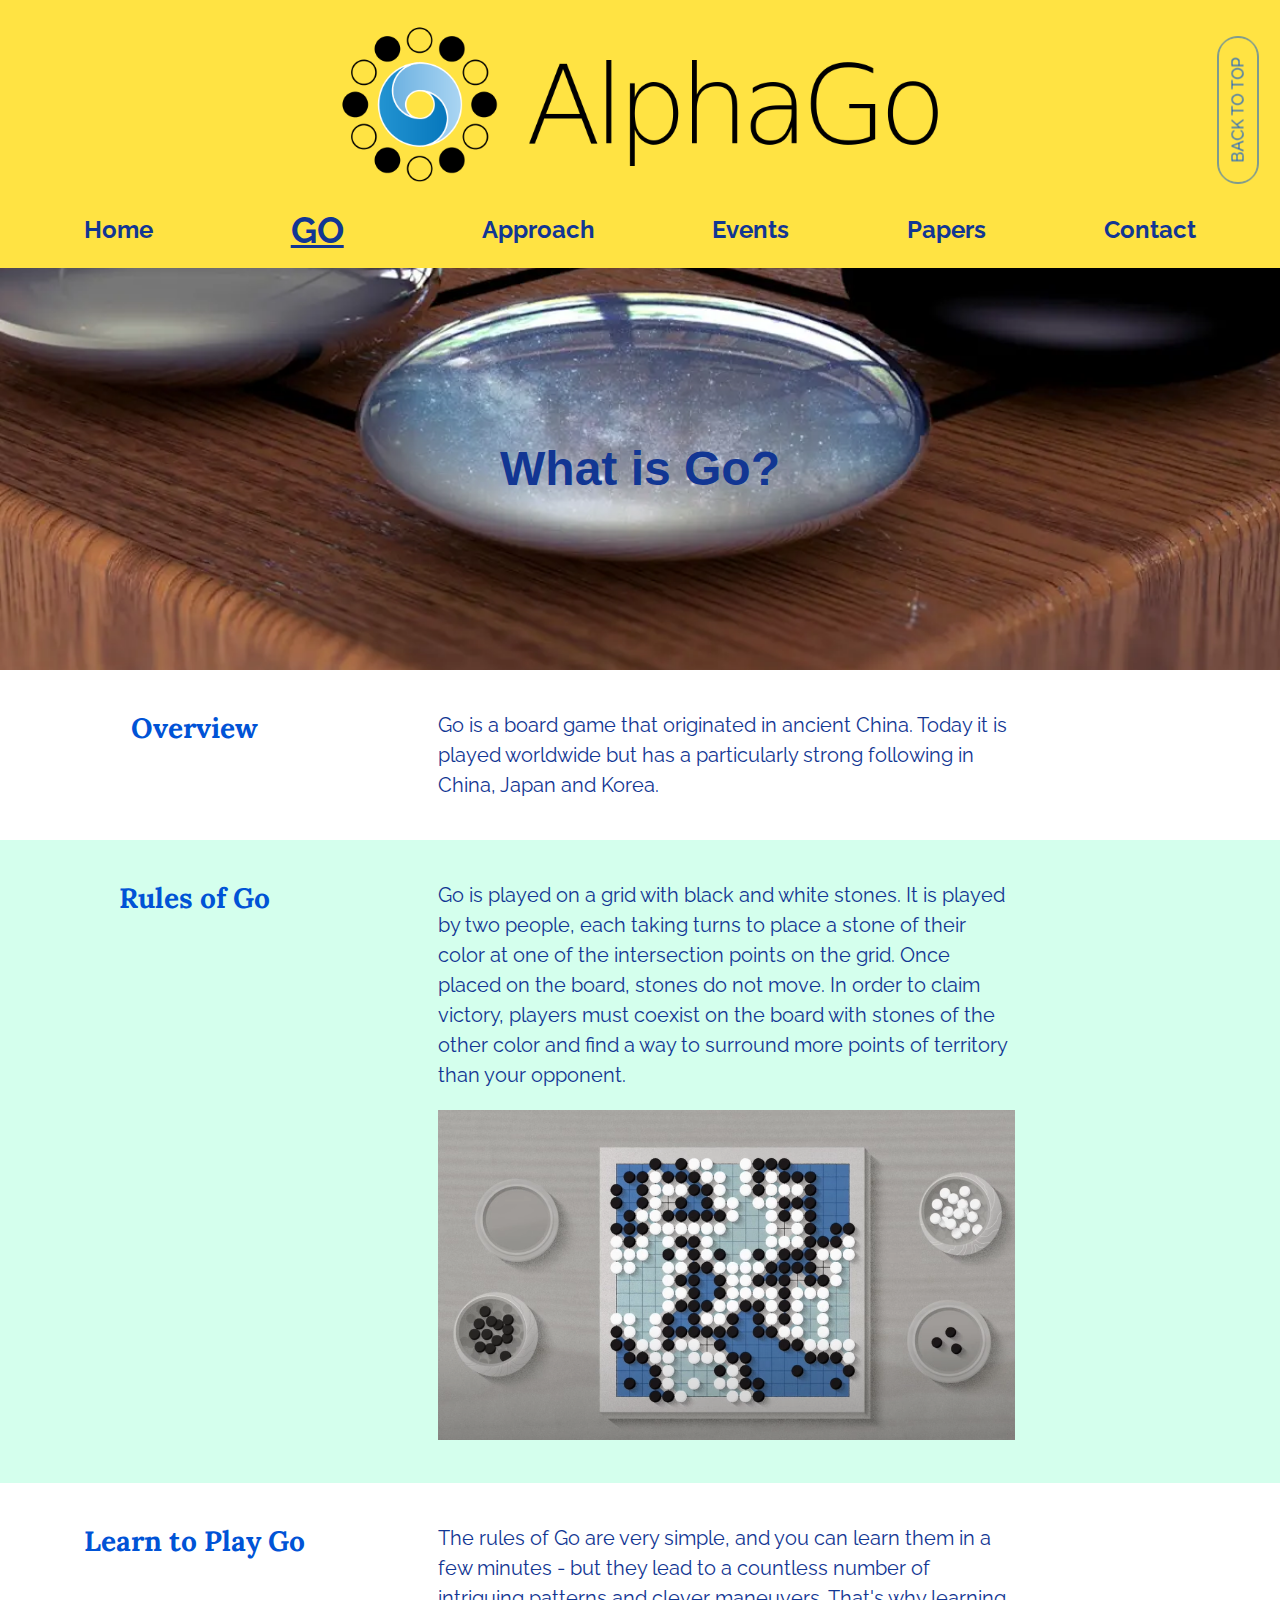
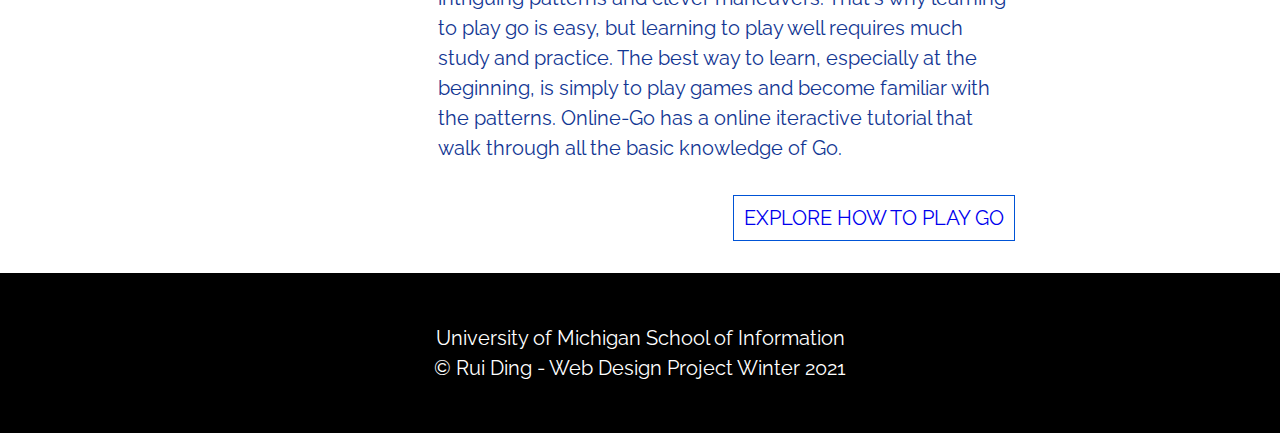
<file: go.html>
<!DOCTYPE html>
<html lang="en">
    <head>
        <meta charset="utf-8">
        <meta name="viewport" content="width=device-width, initial-scale=1.0">
        <link rel="stylesheet" type="text/css" href="css/html5reset.css">
        <link rel="stylesheet" type="text/css" href="css/style.css">
        <link rel="shortcut icon" type="image/png" href="images/alphago_icon.png"/>
        <link rel="stylesheet" href="https://fonts.googleapis.com/css?family=Raleway"/>
        <link rel="stylesheet" href="https://fonts.googleapis.com/css?family=Lora"/>
        <!-- Global site tag (gtag.js) - Google Analytics -->
        <script async src="https://www.googletagmanager.com/gtag/js?id=G-6L77FSR216"></script>
        <script>
            window.dataLayer = window.dataLayer || [];
            function gtag(){dataLayer.push(arguments);}
            gtag('js', new Date());

            gtag('config', 'G-6L77FSR216');
        </script>        

        <title>AlphaGo: What is Go?</title>
    </head>
    <body>
        <div class="skip"><a href="#main">Skip to Main Content</a></div>
        <div class="top"><a href="#header">Back To Top</a></div>

        <header id="header">
            <nav>
                <img src="images/alphago_logo.png", alt="AlphaGo Logo" class="alphago-logo"/>

                <ul class="nav_links">
                    <li><a href="index.html">Home</a></li>
                    <li><a href="go.html" class="current-page">Go</a></li>
                    <li><a href="alphago.html">Approach</a></li>
                    <li><a href="events.html">Events</a></li>
                    <li><a href="papers.html">Papers</a></li>
                    <li><a href="contact.html">Contact</a></li>
                    
                </ul>
            </nav>

            <h1>What is Go?</h1>
            <!-- <p>AlphaGo is the first computer program to defeat a professional human Go player, the first to defeat a Go world champion, and is arguably the strongest Go player in history.</p> -->

        </header>
        
        <main id="main">
            <div class="main-container">
                <div class="section-container">
                    <h2>Overview</h2>
                    <div>
                        <p>Go is a board game that originated in ancient China. 
                        Today it is played worldwide but has a particularly strong following in China, Japan and Korea. 
                        </p>
                    </div>
                </div>

                <div class="shallow-green section-container">
                    <h2>Rules of Go</h2>
                    <div>
                        <p>Go is played on a grid with black and white stones. 
                            It is played by two people, each taking turns to place a stone of their color at one of the intersection points on the grid. 
                            Once placed on the board, stones do not move.
                            In order to claim victory, players must coexist on the board with stones of the other color and find a way to surround more points of territory than your opponent.
                        </p>      
                        <img src="images/go_territory.png" alt="territory of go">
                    </div>
                </div>

                <div class="section-container">
                    <h2>Learn to Play Go</h2>
                    <div>
                        <p>The rules of Go are very simple, and you can learn them in a few minutes - but they lead to a countless number of intriguing patterns and clever maneuvers. 
                            That's why learning to play go is easy, but learning to play well requires much study and practice. 
                            The best way to learn, especially at the beginning, is simply to play games and become familiar with the patterns. 
                            Online-Go has a online iteractive tutorial that walk through all the basic knowledge of Go.
                        </p>
                        <p class="section-link"><a href="https://online-go.com/learn-to-play-go">Explore how to play Go</a></p>
                    </div>
                </div>
            </div>
            


        </main>

        <footer>
            <p>University of Michigan School of Information <br/>
                &copy; Rui Ding - Web Design Project Winter 2021</p>
        </footer>
    </body>
</html>
</file>
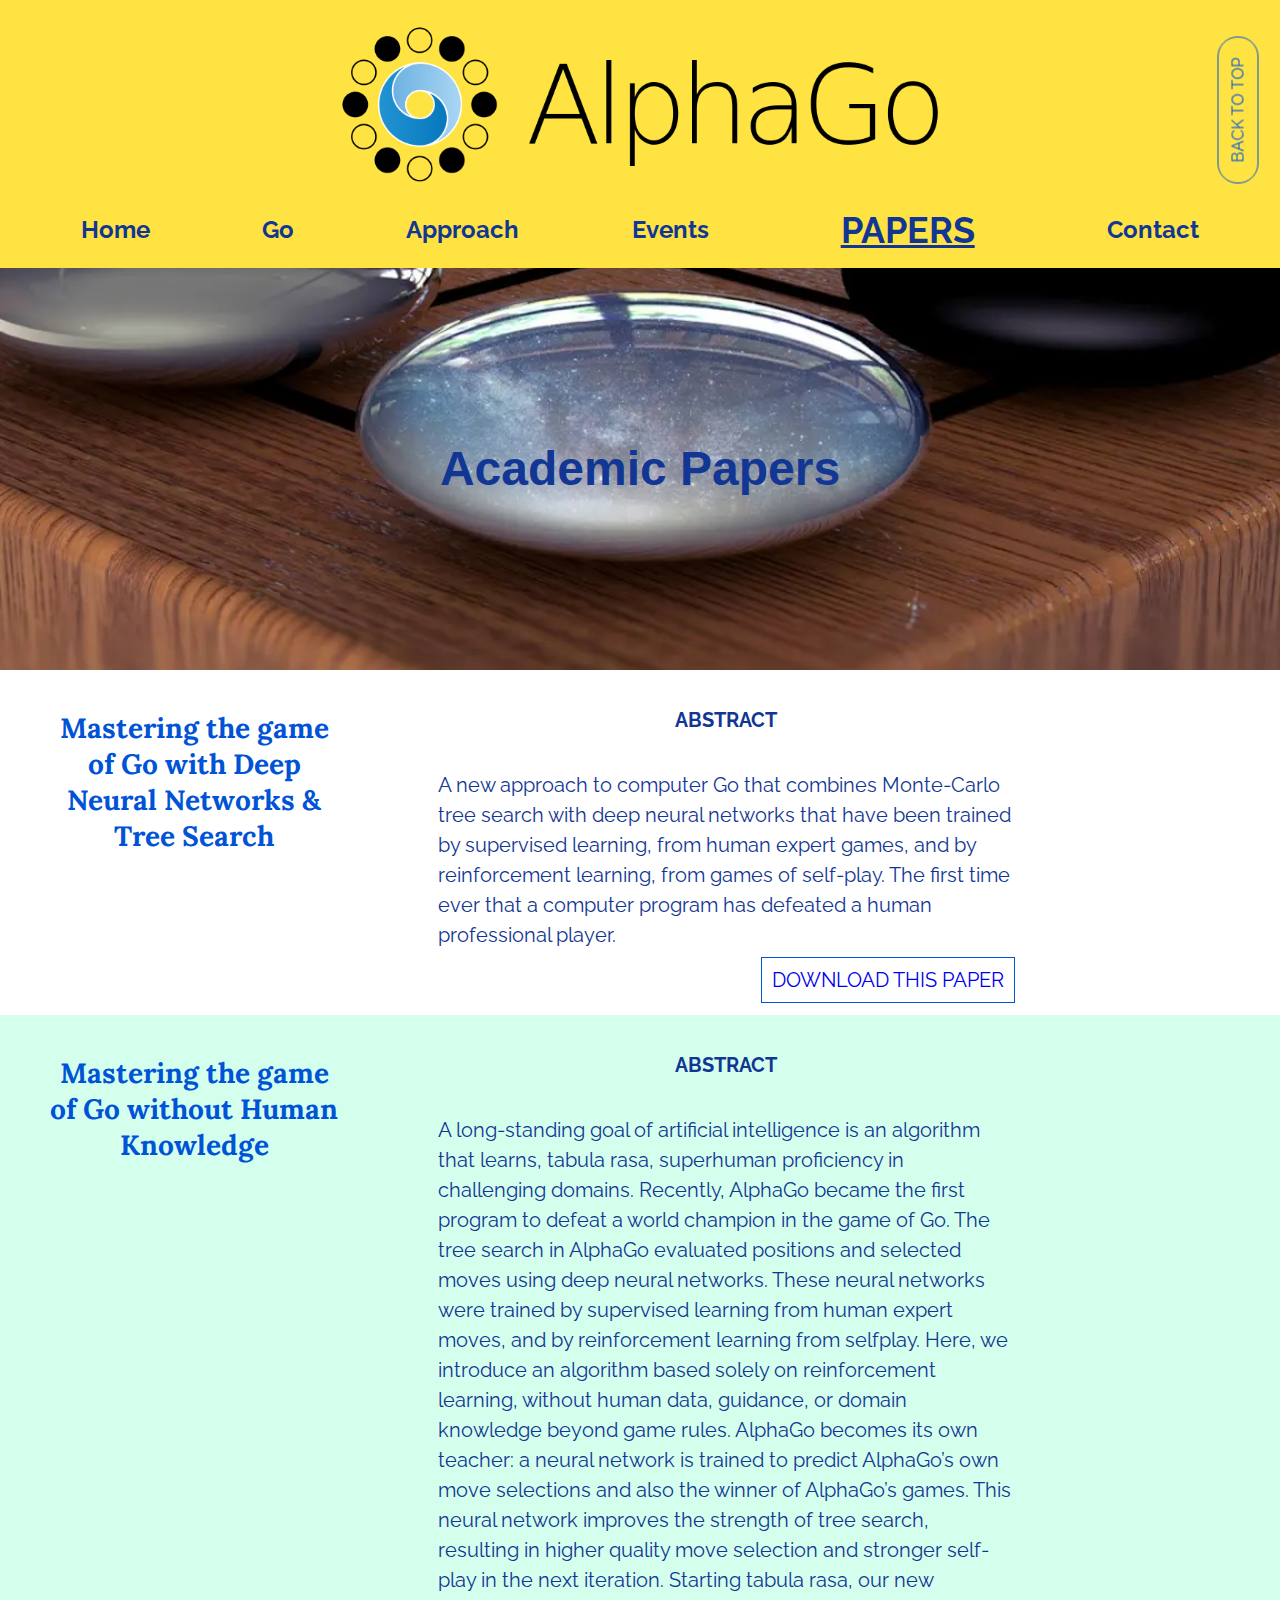
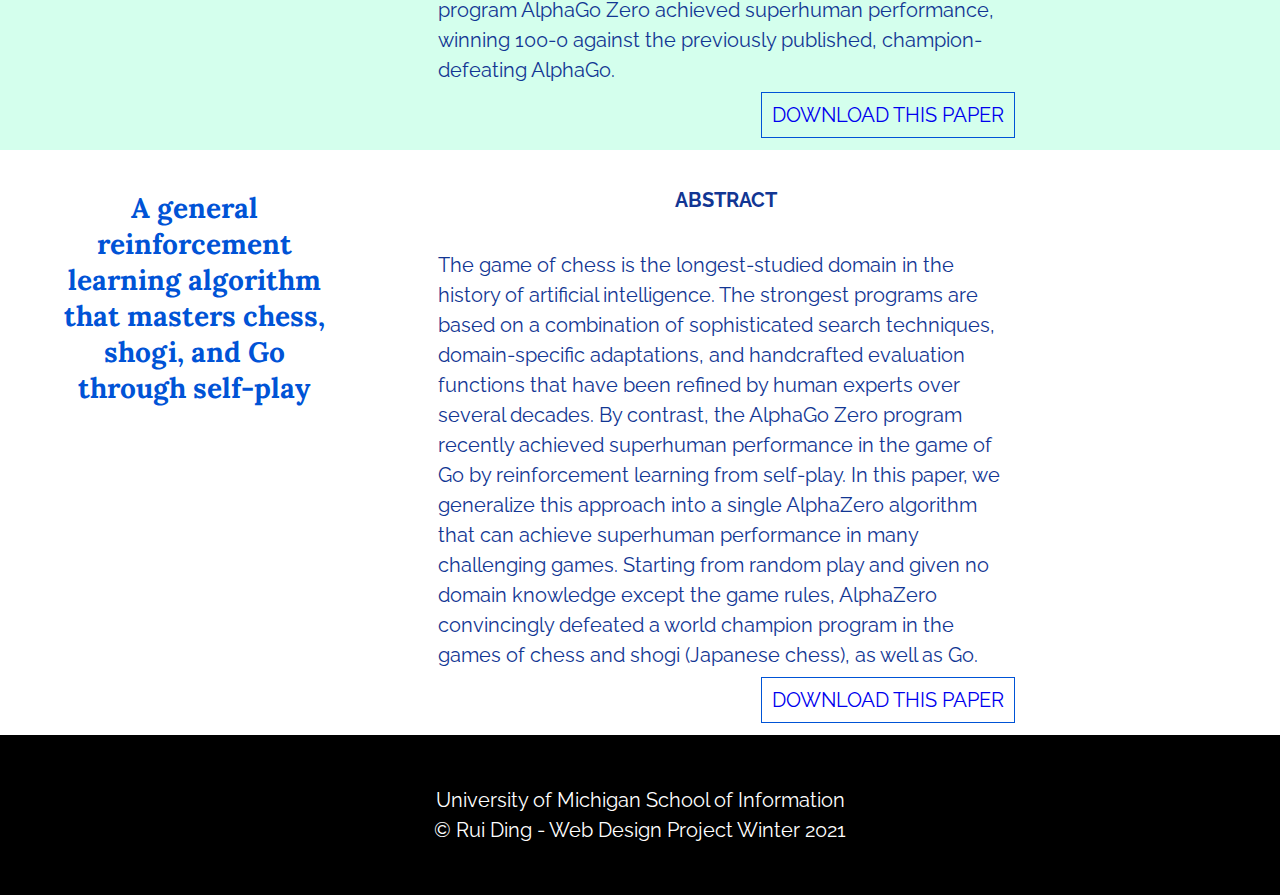
<file: papers.html>
<!DOCTYPE html>
<html lang="en">
    <head>
        <meta charset="utf-8">
        <meta name="viewport" content="width=device-width, initial-scale=1.0">
        <link rel="stylesheet" type="text/css" href="css/html5reset.css">
        <link rel="stylesheet" type="text/css" href="css/style.css">
        <link rel="shortcut icon" type="image/png" href="images/alphago_icon.png"/>
        <link rel="stylesheet" href="https://fonts.googleapis.com/css?family=Raleway"/>
        <link rel="stylesheet" href="https://fonts.googleapis.com/css?family=Lora"/>
        <!-- Global site tag (gtag.js) - Google Analytics -->
        <script async src="https://www.googletagmanager.com/gtag/js?id=G-6L77FSR216"></script>
        <script>
            window.dataLayer = window.dataLayer || [];
            function gtag(){dataLayer.push(arguments);}
            gtag('js', new Date());

            gtag('config', 'G-6L77FSR216');
        </script>

        <title>AlphaGo: Papers</title>
    </head>
    <body>
        <div class="skip"><a href="#main">Skip to Main Content</a></div>
        <div class="top"><a href="#header">Back To Top</a></div>


        <header id="header">
            <nav>
                <img src="images/alphago_logo.png", alt="AlphaGo Logo" class="alphago-logo"/>

                <ul class="nav_links">
                    <li><a href="index.html">Home</a></li>
                    <li><a href="go.html">Go</a></li>
                    <li><a href="alphago.html">Approach</a></li>
                    <li><a href="events.html">Events</a></li>
                    <li><a href="papers.html" class="current-page">Papers</a></li>
                    <li><a href="contact.html">Contact</a></li>

                    
                </ul>
            </nav>

            <h1>Academic Papers</h1>
            <!-- <p>AlphaGo is the first computer program to defeat a professional human Go player, the first to defeat a Go world champion, and is arguably the strongest Go player in history.</p> -->

        </header>
        
        <main id="main">
            <div class="main-container">
                <div class="paper-item section-container">
                    <h2>Mastering the game of Go with Deep Neural Networks & Tree Search</h2>
                    <div>
                        <h3 class="abstract">Abstract</h3>
                            <p>A new approach to computer Go that combines Monte-Carlo tree search with deep neural networks that have been trained by supervised learning, from human expert games, and by reinforcement learning, from games of self-play. The first time ever that a computer program has defeated a human professional player.</p>
                            <!-- <img src="images/algorithm.png" alt="Algorithm behind AlphaGo"> -->
                            <div class="section-link"><a href="https://storage.googleapis.com/deepmind-media/alphago/AlphaGoNaturePaper.pdf" aria-label="A">Download this paper</a></div>
                    </div>
 
                </div>

                <div class="shallow-green paper-item section-container">
                    <h2>Mastering the game of Go without Human Knowledge</h2>
                    <div>
                        <h3 class="abstract">Abstract</h3>
                            <p>A long-standing goal of artificial intelligence is an algorithm that learns, tabula rasa, superhuman proficiency in challenging domains. Recently, AlphaGo became the first program to defeat a world champion in the game of Go. The tree search in AlphaGo evaluated positions and selected moves using deep neural networks. These neural networks were trained by supervised learning from human expert moves, and by reinforcement learning from selfplay. Here, we introduce an algorithm based solely on reinforcement learning, without human data, guidance, or domain knowledge beyond game rules. AlphaGo becomes its own teacher: a neural network is trained to predict AlphaGo’s own move selections and also the winner of AlphaGo’s games. This neural network improves the strength of tree search, resulting in higher quality move selection and stronger self-play in the next iteration. Starting tabula rasa, our new program AlphaGo Zero achieved superhuman performance, winning 100-0 against the previously published, champion-defeating AlphaGo.</p>
                            <div class="section-link"><a href="https://www.gwern.net/docs/rl/2017-silver.pdf" aria-label="B">Download this paper</a></div>
                    </div>


                </div>
                <div class="paper-item section-container">
                    <h2>A general reinforcement learning algorithm that masters chess, shogi, and Go through self-play</h2>
                    <div>
                        <h3 class="abstract">Abstract</h3>
                            <p>The game of chess is the longest-studied domain in the history of artificial intelligence. The strongest programs are based on a combination of sophisticated search techniques, domain-specific adaptations, and handcrafted evaluation functions that have been refined by human experts over several decades. By contrast, the AlphaGo Zero program recently achieved superhuman performance in the game of Go by reinforcement learning from self-play. In this paper, we generalize this approach into a single AlphaZero algorithm that can achieve superhuman performance in many challenging games. Starting from random play and given no domain knowledge except the game rules, AlphaZero convincingly defeated a world champion program in the games of chess and shogi (Japanese chess), as well as Go.
                            </p>
                            <div class="section-link"><a href="https://science.sciencemag.org/content/sci/362/6419/1140.full.pdf" aria-label="C">Download this paper</a></div>
                    </div>

                </div>

            </div>
            


        </main>

        <footer>
            <p>University of Michigan School of Information <br/>
                &copy; Rui Ding - Web Design Project Winter 2021</p>
        </footer>
    </body>
</html>
</file>
<file: css/style.css>
body {
    color: #123693;
    font-family: "Raleway", sans-serif;
    font-size: 20px;
    margin: 0;
    padding: 0;
}

h1 {
    background-image: url(../images/go_board.png);
    background-repeat:no-repeat;
    background-attachment: fixed; 
    background-position: center;  
    background-size: cover;       
    font-size: 48px;
    padding: 177px 0;
    text-align: center;
    font-family: sans-serif;
    background-color: black;
    animation-name: header_color_change;
    animation-duration: 3s;
    animation-direction: alternate;
    animation-iteration-count: infinite;
}

@keyframes header_color_change {
    from {color: white;}
    to {color: #0053d6;}
}

h2 {
    color: #0053d6;
    font-size: 28px;
    padding: 20px 0;
    font-family: "Lora", sans-serif;
    font-weight: bold;
    line-height: normal;
    text-align: start;
}

.abstract{
    text-align: center;
    text-transform: uppercase;
    padding: 20px;
}

p {
    padding: 20px 0;
    /* font-family: "Raleway", sans-serif; */
    font-weight: normal;
    line-height: 1.5;
    /* text-align: justify; */
}

nav{
    display: flex;
    flex-direction: column;
    background-color: #ffdc13cb;
    padding: 25px 25px; 
}


.nav_links{
    width: 100%;
    display: flex;
    flex-direction: column;
    flex-wrap: nowrap;
    align-items: center;
}
.nav_links > li{
    padding: 10px 20px;
}

.nav_links a {
    text-decoration: none;
    font-size: 18px;
    font-weight: bolder;
    color: #123693;
    text-transform: capitalize;
}

/* .nav_links > a:before {
    background-image: url(../images/goboard_icon.png);
    background-repeat: no-repeat;
    content: "";
    display: block;
    height: 18px;
    margin-right: 10px;
    position: relative;
    width: 18px;
}
   */
.nav_links a:hover{
    text-decoration: underline;
}

.nav_links .current-page {
    text-transform: uppercase;
    font-size: 36px;
    font-weight: bolder;
    /* background-color: bisque; */
    border: 1px hidden;
    border-radius: 20px;
    padding: 0 20px;
    text-decoration: underline;
}

header > p{
    padding: 50px 50px;
    font-size: 1.5em;
    background-color: #14234b;
    color: white;
    font-weight: bold;
    font-family: "Lora", sans-serif;
}

img{
    width: 100%;
    padding-bottom: 20px;
}

/* .middle-img {
    display: none;
} */

.alphago-logo {
    display: block;
    width: 80%;
    margin: 0 auto;
    height: auto;
}

.main-container {
    display: grid;
    grid-template-columns: 1fr;
    /* padding: 20px; */
}

.section-link {
    text-align: right;
}

.section-link > a {
    text-decoration: none;
    border: 1px solid #0053d6;
    text-transform: uppercase;
    padding: 10px;
}

.section-link > a:hover {
    color: white;
    background-color: #0053d6;
}

.section-container{
    padding: 0 25px;
    background-color: white;
    margin: 0;
    /* border: 2px solid red; */
}

.shallow-green {
    background-color: #d4ffed;
}

.wrap-element {
    padding: 0;
}

.wrapped-iframe {
    width: 100%;
    height: 80vw;
    padding: 20px 0;
    max-width: 1200px;
}

footer{
    background-color: black;
    color: white;
    padding: 30px;
    text-align: center;
}

.main-container .paper-item {
    padding-bottom: 25px;
}

.skip a{
    background: #d4ffed;
    left: 10px;
    padding: 5px;
    -webkit-transition: top 0.5s ease-out;
    transition: top 0.5s ease-out;
    z-index: 1;
    text-decoration: none;
    position: absolute;
    top: -50px;
}

.skip a:focus{
    top: 10px;
}

.quote {
    padding: 50px 50px;
    /* background-color: #14c8b9; */
    background-color: #14234b;

}

.quote-mark {
    font-size: 5em;
    color: white;
    font-weight: bold;
    font-family: "Lora", sans-serif;
    text-align: center;
}

.quote-words{
    font-size: 1.5em;
    color: white;
    font-weight: bold;
    font-family: "Lora", sans-serif;
    text-align: center;
}

.quote-author {
    color: white;
    font-weight: lighter;
    text-align: center;
    text-transform: uppercase;
    font-size: 0.8em;
}

.top {
    position: fixed;
    text-decoration: none;
    right: -30px;
    top: 100px;
    transform: rotate(-90deg);
}

.top a {
    text-decoration: none;
    text-transform: uppercase;
    font-size: 16px;
    color: #0053d6;
    border: 1px solid #0053d6;
    padding: 10px 20px;
    border-radius: 20px;
}

.top a:hover {
    color: white;
    background-color: #0053d6;
}

input[type=text], input[type=email], textarea {
    width: 100%; 
    padding: 20px;  
    border: 1px solid #ccc; 
    border-radius: 10px; 
    box-sizing: border-box; 
    margin: 10px;
    resize: vertical;
    font-family: "Raleway";
    font-size: 18px;
}


textarea {
    height: 10em;
}
  
  /* Style the submit button with a specific background color etc */
input[type=submit] {
    background-color: #123693;
    width: 100px;
    color: white;
    padding: 12px 20px;
    border: none;
    border-radius: 5px;
    cursor: pointer;
}
  
  /* When moving the mouse over the submit button, add a darker green color */
input[type=submit]:hover {
    background-color: #0053d6;
    animation-name: long_submit;
    animation-duration: 1.5s;
    animation-iteration-count: initial;
    animation-fill-mode: forwards;

}

@keyframes long_submit {
    from {width: 100px;}
    to {width: 100%;}
}
  
  /* Add a background color and some padding around the form */
.form-container {
    border-radius: 10px;
    background-color: #d4ffed;
    padding: 20px;
    max-width: 1024px;
    margin: 20px auto;
}

/* The actual timeline (the vertical ruler) */
.timeline {
    position: relative;
    width: 550px;
    margin: 0 auto;
    display: none;
    padding: 50px;
  }
  
  /* The actual timeline (the vertical ruler) */
  .timeline::after {
    content: '';
    position: absolute;
    width: 6px;
    background-color: #0053d6;
    top: 0;
    bottom: 0;
    left: 50%;
    margin-left: -3px;
  }
  
  /* Container around content */
  .container {
    padding: 10px 40px;
    position: relative;
    background-color: inherit;
    width: 35%;
  }
  
  /* The circles on the timeline */
  .container::after {
    content: '';
    position: absolute;
    width: 25px;
    height: 25px;
    right: -17px;
    background-color: white;
    border: 4px solid #FF9F55;
    top: 15px;
    border-radius: 50%;
    z-index: 1;
  }
  
  /* Place the container to the left */
  .left {
    left: -5px;
  }
  
  /* Place the container to the right */
  .right {
    left: 50%;
  }
  
  /* Add arrows to the left container (pointing right) */
  .left::before {
    content: " ";
    height: 0;
    position: absolute;
    top: 22px;
    width: 0;
    z-index: 1;
    right: 30px;
    border: medium solid white;
    border-width: 10px 0 10px 10px;
    border-color: transparent transparent transparent white;
  }
  
  /* Add arrows to the right container (pointing left) */
  .right::before {
    content: " ";
    height: 0;
    position: absolute;
    top: 22px;
    width: 0;
    z-index: 1;
    left: 30px;
    border: medium solid white;
    border-width: 10px 10px 10px 0;
    border-color: transparent white transparent transparent;
  }
  
  /* Fix the circle for containers on the right side */
  .right::after {
    left: -16px;
  }

  .left::after {
      right: -24px;
  }
  
  /* The actual content */
  .content {
    padding: 20px 30px;
    background-color: white;
    position: relative;
    border-radius: 10px;
  }

/* The flip card container - set the width and height to whatever you want. We have added the border property to demonstrate that the flip itself goes out of the box on hover (remove perspective if you don't want the 3D effect */

.flip-card {
    background-color: transparent;
    cursor: pointer;
    width: 100%;
    min-height: 700px;
    margin: 0 auto;
    perspective: 1000px; /* Remove this if you don't want the 3D effect */
  }
  
  
  /* This container is needed to position the front and back side */
  
.flip-card-inner {
    position: relative;
    width: 100%;
    height: 100%;
    text-align: center;
    transition: transform 0.8s;
    transform-style: preserve-3d;
}
  
  
  /* Do an horizontal flip when you move the mouse over the flip box container */
  
.flip-card:hover .flip-card-inner,
.flip-card:focus-within .flip-card-inner,
.flip-card:active .flip-card-inner,
.flip-card:focus .flip-card-inner {
    transform: rotateY(180deg);
}
  
  
  /* Position the front and back side */
  
.flip-card-front,
.flip-card-back {
    position: absolute;
    width: 100%;
    height: 100%;
    -webkit-backface-visibility: hidden;
    /* Safari */
    backface-visibility: hidden;
}
  
  
  /* Style the front side (fallback if image is missing) */
  
.flip-card-front {
    background-color: #14234b;
    color: white;
    color: black;
}
  
  
  /* Style the back side */
  
.flip-card-back {
    background-color: #14234b;
    color: white;
    transform: rotateY(180deg);
}

.mySlides {
    display: none;
    animation-name: show_up;
    animation-duration: 1s;
    animation-iteration-count: inherit;
}

@keyframes show_up {
    from {opacity: 0;}
    to {opacity: 1;}
}


@media screen and (min-width: 768px){
    /* .main-container {
        grid-template-columns: 1fr 1fr;
    } */

    .section-container{
        display: grid;
        grid-template-columns: 1fr 2fr;
        column-gap: 25px;
        padding: 20px 50px;
    }

    .alphago-logo {
        width: 50%;
    }

    .nav_links {
        flex-direction: row;
        justify-content: space-around;
    }

    nav {
        padding-bottom: 10px;
    }

    .flip-card {
        min-height: 500px;
      }

}

@media screen and (min-width: 1200px) {
    .section-container {
        grid-template-columns: 2fr 4fr 0.8fr;
        column-gap: 100px;
    }

    .special-container {
        column-gap: 0;
    }

    h2 {
        text-align: center;
    }

    .timeline {
        display: block;
    }

    .alphago-logo {
        width: 600px;
    }

    .wrap-element{
        display: flex;
        justify-content: center;
    }
    .wrapped-iframe {
        height: 80vh;
        padding-bottom: 50px;
    }

    .nav_links a {
        font-size: 1.2em;
    }

    /* .middle-img {
        display: block;
    } */

}

@media screen and (prefers-reduced-motion: reduce){
    h1 {
        animation: none;
        color: white;
        background-attachment: initial;
    }

    input[type=submit] {
        width: 100%;
    }

    input[type=submit]:hover {
        animation: none;
    }

    .flip-card-inner {
        transition: none;
      }

    .mySlides {
        animation: none;
    }
}
</file>
